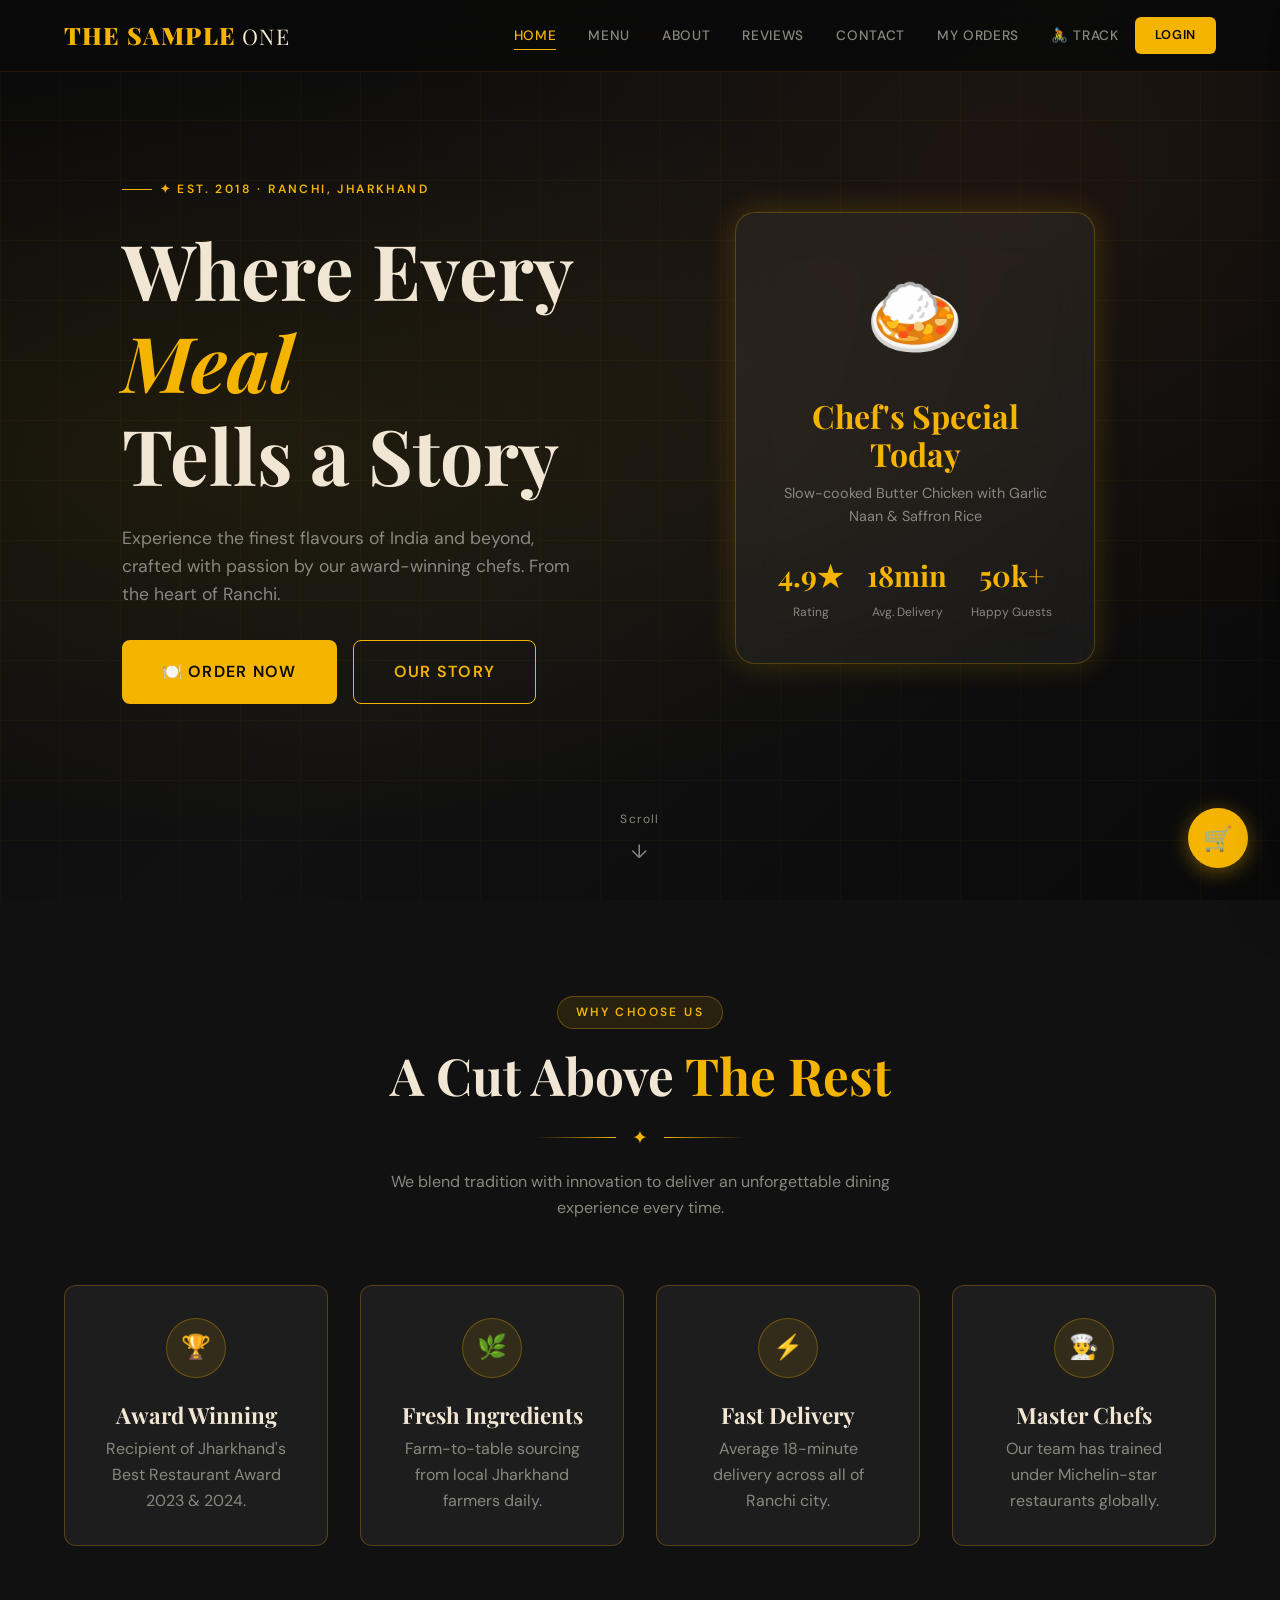
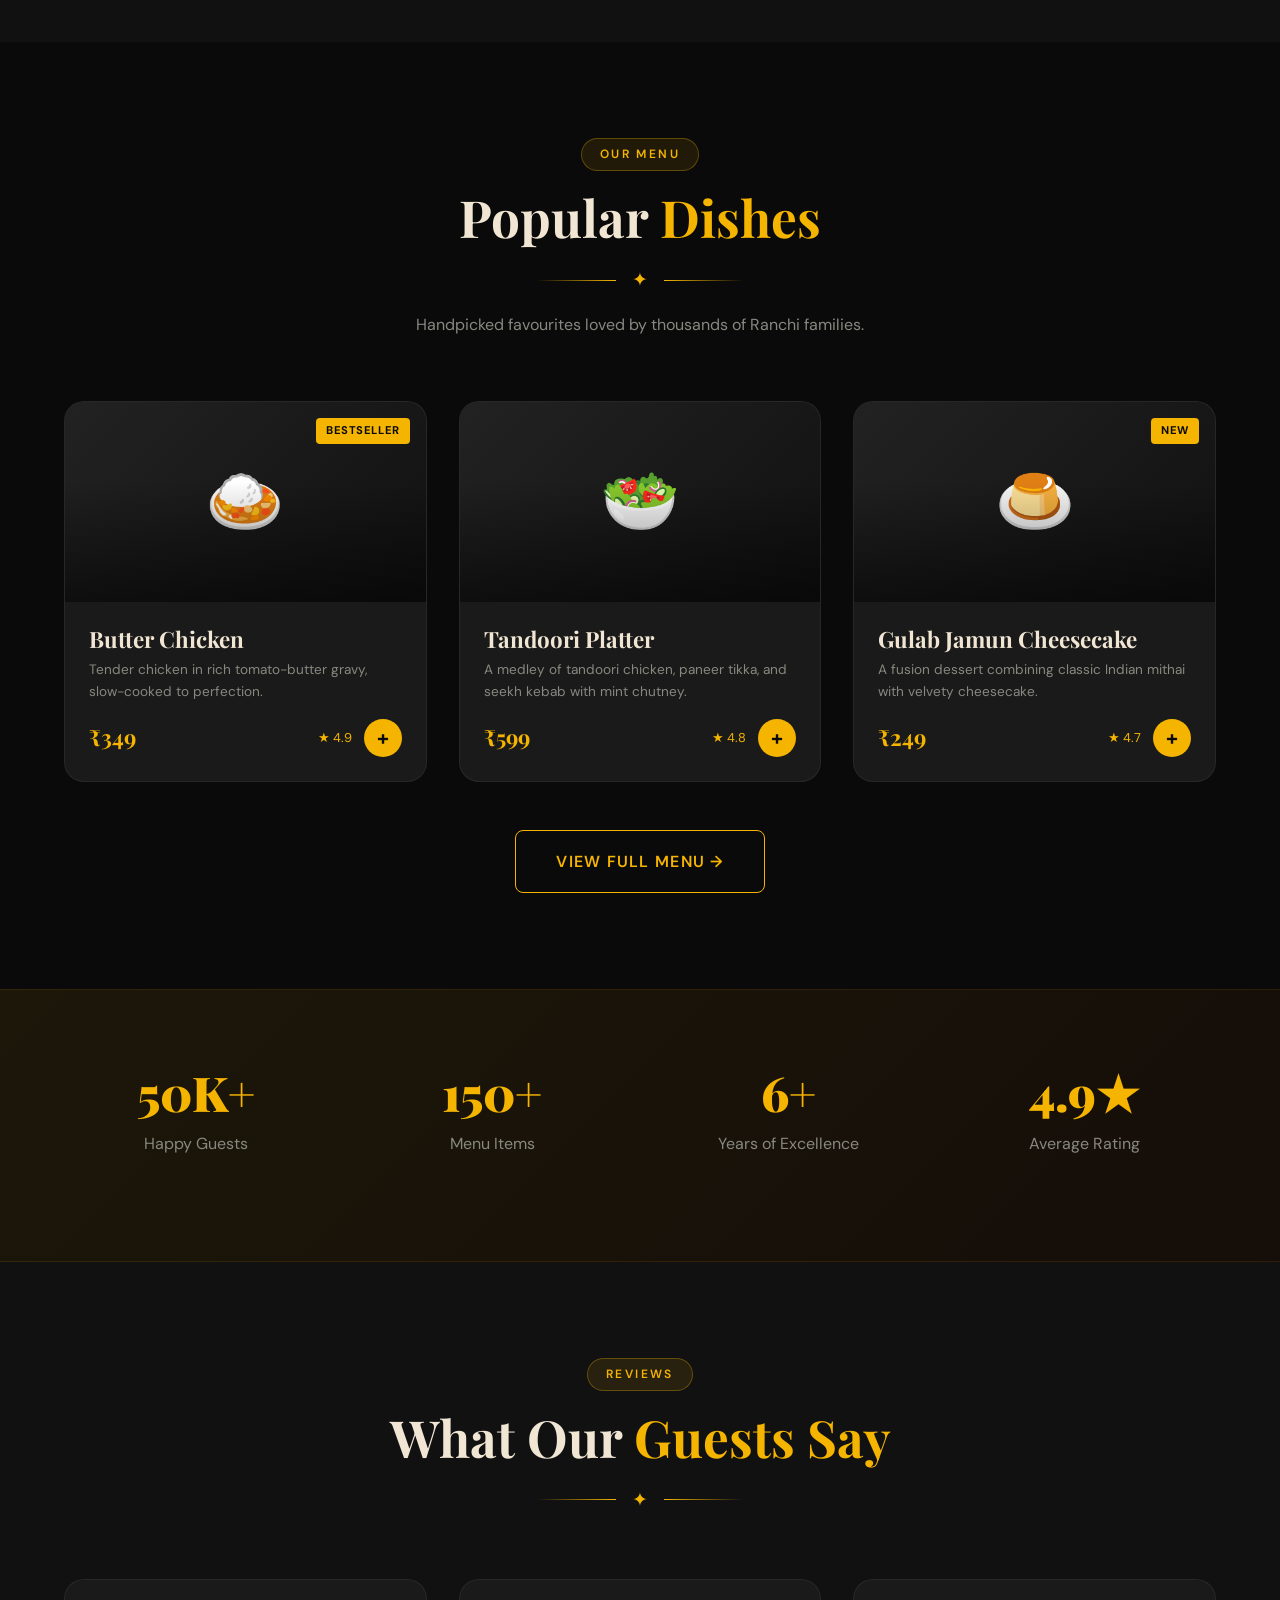
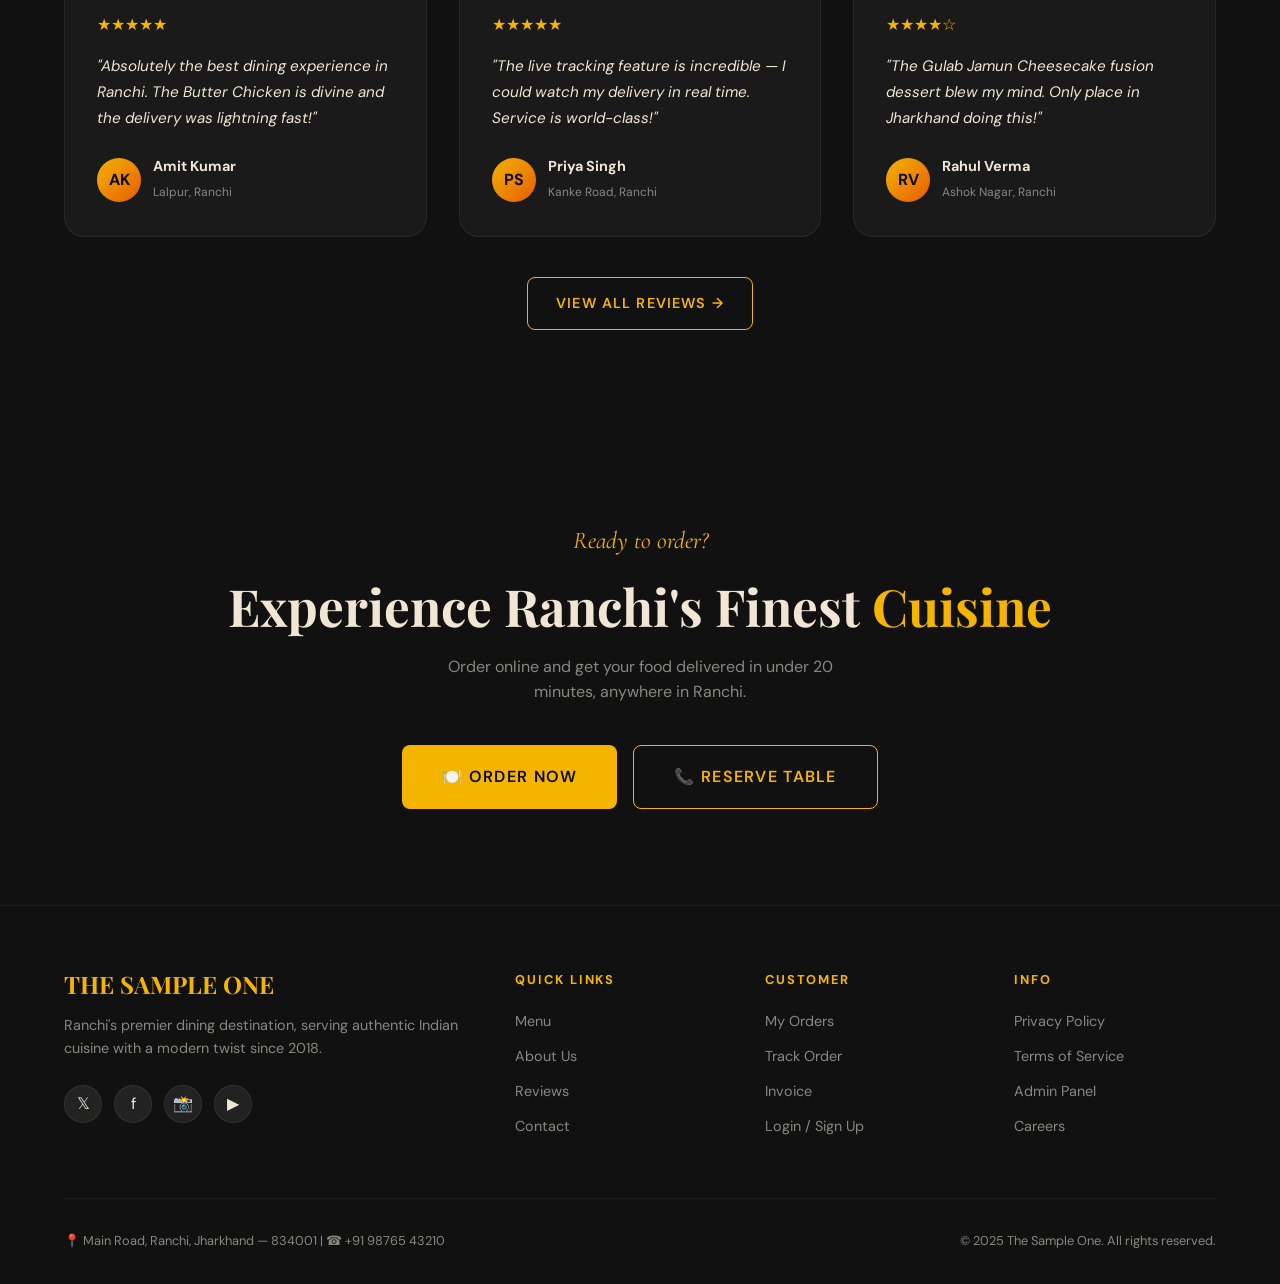
<file: index.html>
<!DOCTYPE html>
<html lang="en">
<head>
  <meta charset="UTF-8" />
  <meta name="viewport" content="width=device-width, initial-scale=1.0" />
  <title>THE SAMPLE ONE — Premium Dining | Ranchi</title>
  <link rel="stylesheet" href="style.css" />
  <link rel="icon" href="data:image/svg+xml,<svg xmlns='http://www.w3.org/2000/svg' viewBox='0 0 100 100'><text y='.9em' font-size='90'>🍽️</text></svg>"/>
</head>
<body>

<!-- NAVBAR -->
<nav class="navbar" id="navbar">
  <a href="index.html" class="nav-logo">THE SAMPLE <span>ONE</span></a>
  <div class="nav-links">
    <a href="index.html" class="active">Home</a>
    <a href="menu.html">Menu</a>
    <a href="about.html">About</a>
    <a href="reviews.html">Reviews</a>
    <a href="contact.html">Contact</a>
    <a href="orders.html">My Orders</a>
    <a href="tracking.html">🚴 Track</a>
  </div>
  <div class="nav-user" id="nav-user-display" style="display:none">
    <span class="user-dot"></span>
    <span class="nav-user-name"></span>
    <button onclick="logout()" style="background:none;border:none;color:var(--muted);cursor:pointer;font-size:.8rem;margin-left:.5rem">Logout</button>
  </div>
  <a href="login.html" class="nav-cta" id="nav-login-btn">Login</a>
  <button class="hamburger" id="hamburger" aria-label="Menu">
    <span></span><span></span><span></span>
  </button>
</nav>

<div class="mobile-menu" id="mobile-menu">
  <a href="index.html">Home</a>
  <a href="menu.html">Menu</a>
  <a href="about.html">About</a>
  <a href="reviews.html">Reviews</a>
  <a href="contact.html">Contact</a>
  <a href="orders.html">My Orders</a>
  <a href="tracking.html">🚴 Live Tracking</a>
  <a href="admin.html">Admin Panel</a>
  <a href="login.html" class="btn btn-primary btn-sm" style="width:fit-content">Login / Sign Up</a>
</div>

<!-- HERO -->
<section class="hero" id="home">
  <div class="hero-bg"></div>
  <div class="hero-grid"></div>
  <div class="hero-content" style="max-width:1200px;margin:0 auto;padding:0 5%;width:100%">
    <div class="hero-text">
      <div class="tag">✦ Est. 2018 · Ranchi, Jharkhand</div>
      <h1>Where Every <em>Meal</em><br>Tells a Story</h1>
      <p>Experience the finest flavours of India and beyond, crafted with passion by our award-winning chefs. From the heart of Ranchi.</p>
      <div class="hero-btns">
        <a href="menu.html" class="btn btn-primary btn-lg">🍽️ Order Now</a>
        <a href="about.html" class="btn btn-outline btn-lg">Our Story</a>
      </div>
    </div>
    <div class="hero-visual">
      <div class="hero-card">
        <div class="dish-icon">🍛</div>
        <h3>Chef's Special Today</h3>
        <p>Slow-cooked Butter Chicken with Garlic Naan & Saffron Rice</p>
        <div class="hero-stats">
          <div class="hero-stat"><strong>4.9★</strong><span>Rating</span></div>
          <div class="hero-stat"><strong>18min</strong><span>Avg. Delivery</span></div>
          <div class="hero-stat"><strong>50k+</strong><span>Happy Guests</span></div>
        </div>
      </div>
    </div>
  </div>
  <div class="scroll-indicator">
    <span>Scroll</span><span class="arrow">↓</span>
  </div>
</section>

<!-- FEATURES -->
<section class="features">
  <div class="container">
    <div class="section-header">
      <span class="tag">Why Choose Us</span>
      <h2>A Cut Above <span class="gold">The Rest</span></h2>
      <div class="divider"><span class="divider-icon">✦</span></div>
      <p>We blend tradition with innovation to deliver an unforgettable dining experience every time.</p>
    </div>
    <div class="features-grid">
      <div class="feature-card" data-lazy>
        <div class="icon">🏆</div>
        <h4>Award Winning</h4>
        <p>Recipient of Jharkhand's Best Restaurant Award 2023 & 2024.</p>
      </div>
      <div class="feature-card" data-lazy>
        <div class="icon">🌿</div>
        <h4>Fresh Ingredients</h4>
        <p>Farm-to-table sourcing from local Jharkhand farmers daily.</p>
      </div>
      <div class="feature-card" data-lazy>
        <div class="icon">⚡</div>
        <h4>Fast Delivery</h4>
        <p>Average 18-minute delivery across all of Ranchi city.</p>
      </div>
      <div class="feature-card" data-lazy>
        <div class="icon">👨‍🍳</div>
        <h4>Master Chefs</h4>
        <p>Our team has trained under Michelin-star restaurants globally.</p>
      </div>
    </div>
  </div>
</section>

<!-- POPULAR MENU -->
<section style="padding:6rem 5%">
  <div class="container">
    <div class="section-header">
      <span class="tag">Our Menu</span>
      <h2>Popular <span class="gold">Dishes</span></h2>
      <div class="divider"><span class="divider-icon">✦</span></div>
      <p>Handpicked favourites loved by thousands of Ranchi families.</p>
    </div>
    <div class="menu-grid">
      <!-- Cards -->
      <div class="menu-card" data-cat="main">
        <div class="menu-img">🍛<span class="menu-badge">Bestseller</span></div>
        <div class="menu-body">
          <h4>Butter Chicken</h4>
          <p>Tender chicken in rich tomato-butter gravy, slow-cooked to perfection.</p>
          <div class="menu-footer">
            <span class="price">₹349</span>
            <div style="display:flex;align-items:center;gap:.75rem">
              <span class="rating">★ 4.9</span>
              <button class="add-btn" onclick="addToCart({id:'mc1',name:'Butter Chicken',price:349,icon:'🍛'})">+</button>
            </div>
          </div>
        </div>
      </div>
      <div class="menu-card" data-cat="starter">
        <div class="menu-img">🥗</div>
        <div class="menu-body">
          <h4>Tandoori Platter</h4>
          <p>A medley of tandoori chicken, paneer tikka, and seekh kebab with mint chutney.</p>
          <div class="menu-footer">
            <span class="price">₹599</span>
            <div style="display:flex;align-items:center;gap:.75rem">
              <span class="rating">★ 4.8</span>
              <button class="add-btn" onclick="addToCart({id:'mc2',name:'Tandoori Platter',price:599,icon:'🥗'})">+</button>
            </div>
          </div>
        </div>
      </div>
      <div class="menu-card" data-cat="dessert">
        <div class="menu-img">🍮<span class="menu-badge">New</span></div>
        <div class="menu-body">
          <h4>Gulab Jamun Cheesecake</h4>
          <p>A fusion dessert combining classic Indian mithai with velvety cheesecake.</p>
          <div class="menu-footer">
            <span class="price">₹249</span>
            <div style="display:flex;align-items:center;gap:.75rem">
              <span class="rating">★ 4.7</span>
              <button class="add-btn" onclick="addToCart({id:'mc3',name:'Gulab Jamun Cheesecake',price:249,icon:'🍮'})">+</button>
            </div>
          </div>
        </div>
      </div>
    </div>
    <div style="text-align:center;margin-top:3rem">
      <a href="menu.html" class="btn btn-outline btn-lg">View Full Menu →</a>
    </div>
  </div>
</section>

<!-- STATS BANNER -->
<section style="padding:4rem 5%;background:linear-gradient(135deg,rgba(244,180,0,.08),rgba(230,92,0,.05));border-top:1px solid rgba(244,180,0,.1);border-bottom:1px solid rgba(244,180,0,.1)">
  <div class="container">
    <div class="stats-grid" style="grid-template-columns:repeat(4,1fr);gap:2rem;text-align:center">
      <div>
        <div style="font-family:var(--font-display);font-size:3rem;font-weight:900;color:var(--gold)">50K+</div>
        <p>Happy Guests</p>
      </div>
      <div>
        <div style="font-family:var(--font-display);font-size:3rem;font-weight:900;color:var(--gold)">150+</div>
        <p>Menu Items</p>
      </div>
      <div>
        <div style="font-family:var(--font-display);font-size:3rem;font-weight:900;color:var(--gold)">6+</div>
        <p>Years of Excellence</p>
      </div>
      <div>
        <div style="font-family:var(--font-display);font-size:3rem;font-weight:900;color:var(--gold)">4.9★</div>
        <p>Average Rating</p>
      </div>
    </div>
  </div>
</section>

<!-- TESTIMONIALS -->
<section class="testimonials">
  <div class="container">
    <div class="section-header">
      <span class="tag">Reviews</span>
      <h2>What Our <span class="gold">Guests Say</span></h2>
      <div class="divider"><span class="divider-icon">✦</span></div>
    </div>
    <div class="reviews-grid">
      <div class="review-card">
        <div class="review-stars">★★★★★</div>
        <p class="review-text">"Absolutely the best dining experience in Ranchi. The Butter Chicken is divine and the delivery was lightning fast!"</p>
        <div class="reviewer">
          <div class="reviewer-avatar">AK</div>
          <div class="reviewer-info"><h5>Amit Kumar</h5><span>Lalpur, Ranchi</span></div>
        </div>
      </div>
      <div class="review-card">
        <div class="review-stars">★★★★★</div>
        <p class="review-text">"The live tracking feature is incredible — I could watch my delivery in real time. Service is world-class!"</p>
        <div class="reviewer">
          <div class="reviewer-avatar">PS</div>
          <div class="reviewer-info"><h5>Priya Singh</h5><span>Kanke Road, Ranchi</span></div>
        </div>
      </div>
      <div class="review-card">
        <div class="review-stars">★★★★☆</div>
        <p class="review-text">"The Gulab Jamun Cheesecake fusion dessert blew my mind. Only place in Jharkhand doing this!"</p>
        <div class="reviewer">
          <div class="reviewer-avatar">RV</div>
          <div class="reviewer-info"><h5>Rahul Verma</h5><span>Ashok Nagar, Ranchi</span></div>
        </div>
      </div>
    </div>
    <div style="text-align:center;margin-top:2.5rem">
      <a href="reviews.html" class="btn btn-outline">View All Reviews →</a>
    </div>
  </div>
</section>

<!-- CTA -->
<section style="padding:6rem 5%;text-align:center;background:var(--dark)">
  <div class="container">
    <span class="accent-text" style="font-size:1.5rem">Ready to order?</span>
    <h2 style="margin:1rem 0">Experience Ranchi's Finest <span class="gold">Cuisine</span></h2>
    <p style="margin-bottom:2.5rem;max-width:400px;margin-left:auto;margin-right:auto">Order online and get your food delivered in under 20 minutes, anywhere in Ranchi.</p>
    <div style="display:flex;gap:1rem;justify-content:center;flex-wrap:wrap">
      <a href="menu.html" class="btn btn-primary btn-lg">🍽️ Order Now</a>
      <a href="contact.html" class="btn btn-outline btn-lg">📞 Reserve Table</a>
    </div>
  </div>
</section>

<!-- FOOTER -->
<footer>
  <div class="footer-grid">
    <div class="footer-brand">
      <h3>THE SAMPLE ONE</h3>
      <p>Ranchi's premier dining destination, serving authentic Indian cuisine with a modern twist since 2018.</p>
      <div class="social-links">
        <div class="social-link">𝕏</div>
        <div class="social-link">f</div>
        <div class="social-link">📸</div>
        <div class="social-link">▶</div>
      </div>
    </div>
    <div class="footer-col">
      <h5>Quick Links</h5>
      <a href="menu.html">Menu</a>
      <a href="about.html">About Us</a>
      <a href="reviews.html">Reviews</a>
      <a href="contact.html">Contact</a>
    </div>
    <div class="footer-col">
      <h5>Customer</h5>
      <a href="orders.html">My Orders</a>
      <a href="tracking.html">Track Order</a>
      <a href="invoice.html">Invoice</a>
      <a href="login.html">Login / Sign Up</a>
    </div>
    <div class="footer-col">
      <h5>Info</h5>
      <a href="#">Privacy Policy</a>
      <a href="#">Terms of Service</a>
      <a href="admin.html">Admin Panel</a>
      <a href="#">Careers</a>
    </div>
  </div>
  <div class="footer-bottom">
    <p>📍 Main Road, Ranchi, Jharkhand — 834001 | ☎ +91 98765 43210</p>
    <p>© 2025 The Sample One. All rights reserved.</p>
  </div>
</footer>

<!-- CART -->
<button class="cart-icon" id="cart-btn" aria-label="Cart">
  🛒<span class="cart-count" style="display:none">0</span>
</button>
<div class="cart-overlay" id="cart-overlay"></div>
<div class="cart-sidebar" id="cart-sidebar">
  <div class="cart-header">
    <h3>Your Cart 🛒</h3>
    <button class="cart-close" id="cart-close-btn">✕</button>
  </div>
  <div class="cart-items" id="cart-list"></div>
  <div class="cart-footer">
    <div class="cart-total">
      <span>Total</span>
      <strong id="cart-total">₹0</strong>
    </div>
    <button class="btn btn-primary btn-full" onclick="checkout()">Checkout & Track 🚀</button>
  </div>
</div>

<button class="back-to-top" aria-label="Back to top">↑</button>

<script src="script.js"></script>
<script>
  // Show nav user if logged in
  document.addEventListener('DOMContentLoaded', () => {
    const user = JSON.parse(localStorage.getItem('tso_user') || 'null');
    if (user) {
      document.getElementById('nav-user-display').style.display = 'flex';
      document.querySelector('.nav-user-name').textContent = user.name;
      document.getElementById('nav-login-btn').style.display = 'none';
    }
  });
</script>
</body>
</html>
</file>
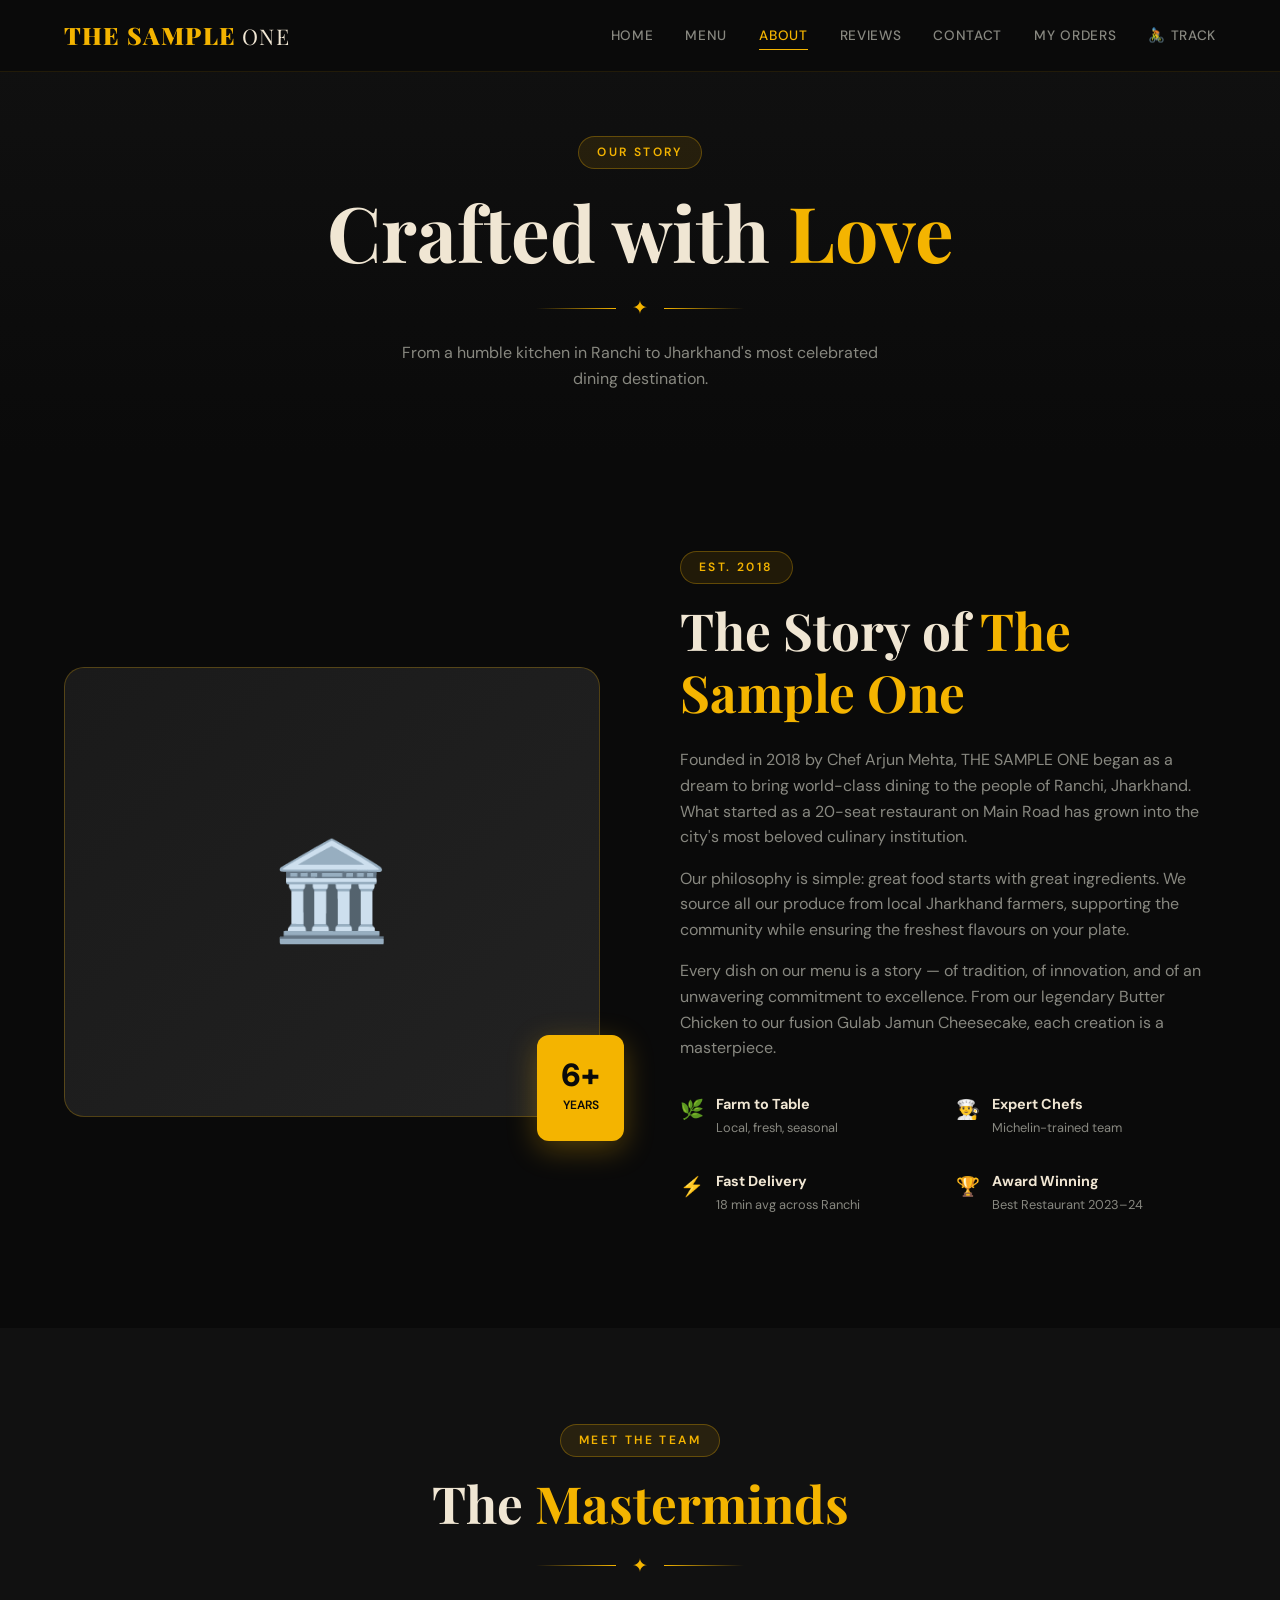
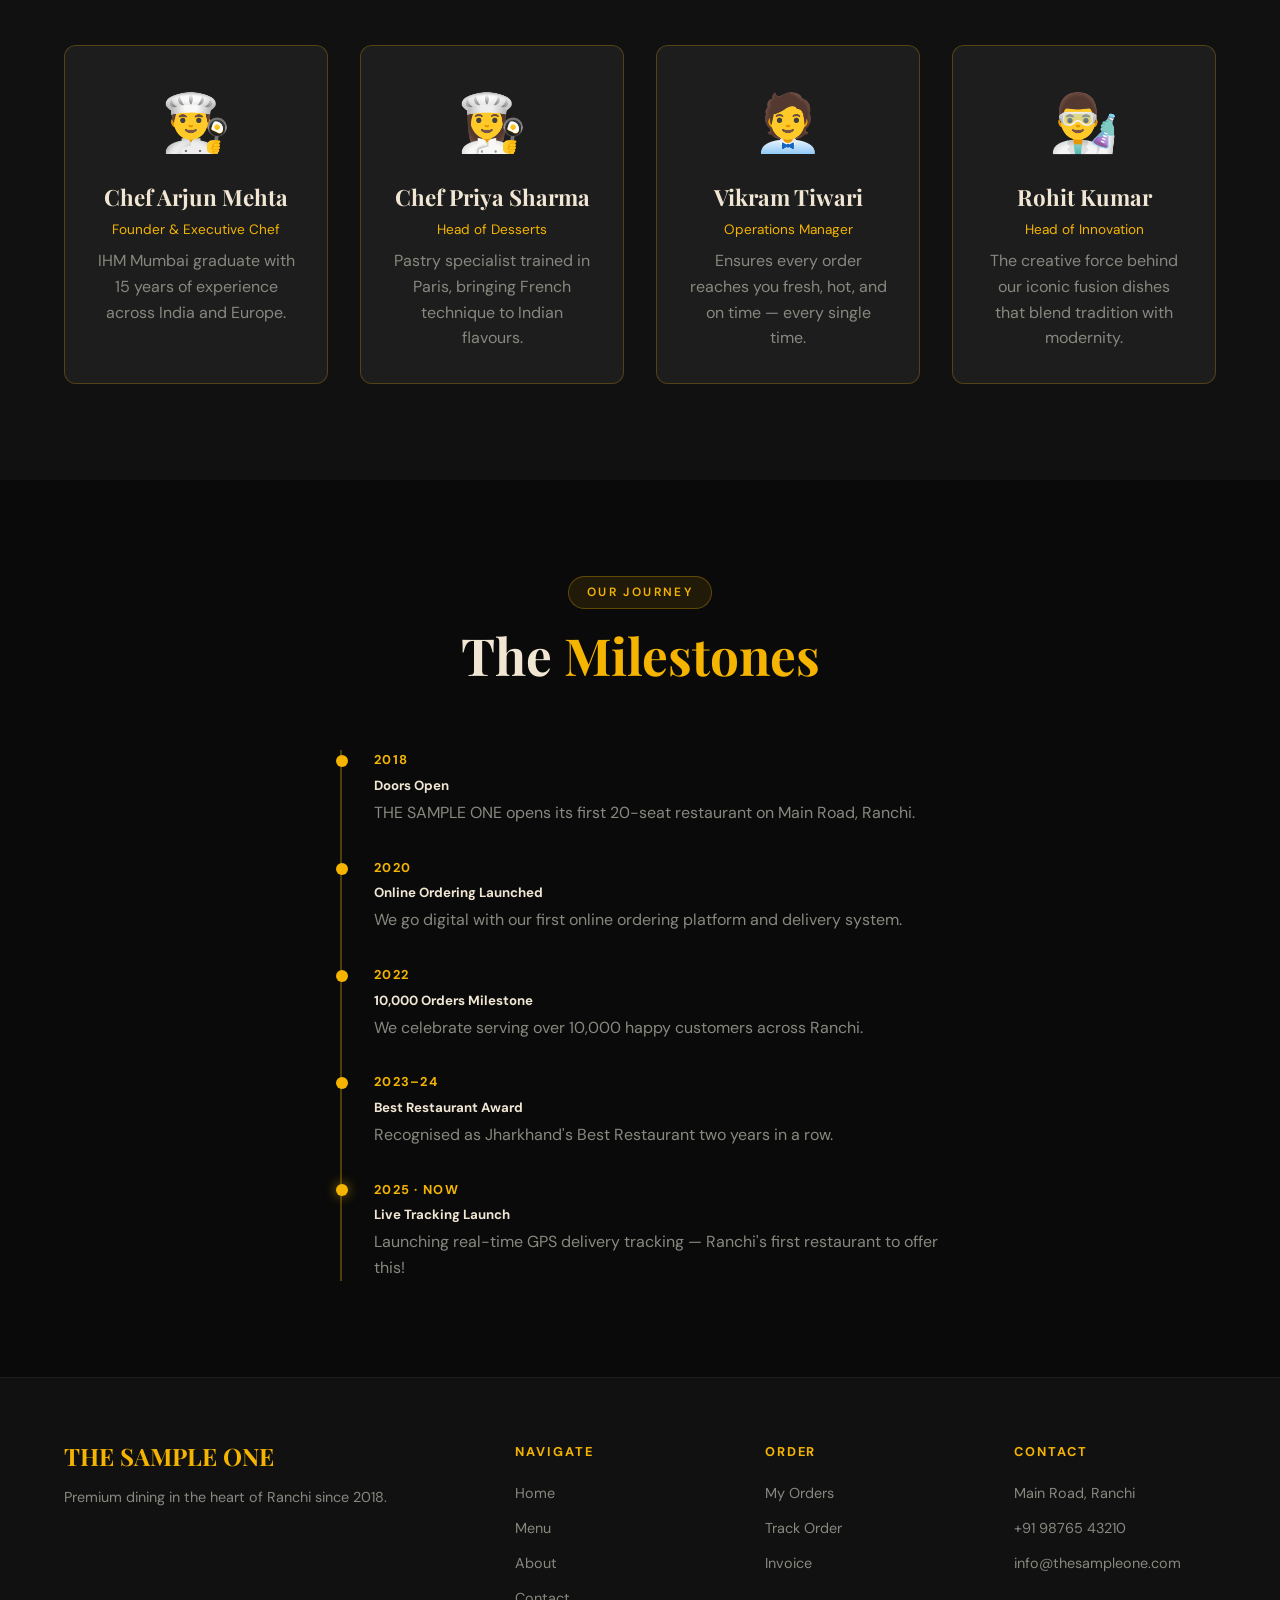
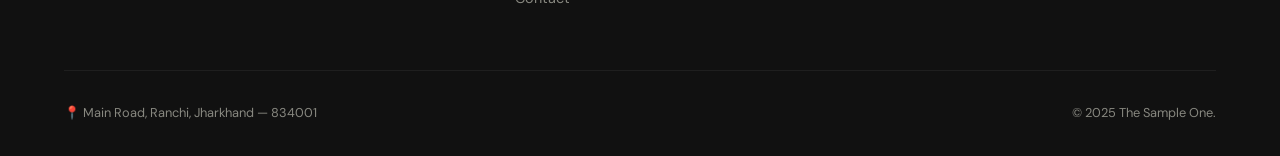
<file: about.html>
<!DOCTYPE html>
<html lang="en">
<head>
  <meta charset="UTF-8" /><meta name="viewport" content="width=device-width, initial-scale=1.0" />
  <title>About Us — THE SAMPLE ONE</title>
  <link rel="stylesheet" href="style.css" />
</head>
<body>
<nav class="navbar">
  <a href="index.html" class="nav-logo">THE SAMPLE <span>ONE</span></a>
  <div class="nav-links">
    <a href="index.html">Home</a><a href="menu.html">Menu</a>
    <a href="about.html" class="active">About</a><a href="reviews.html">Reviews</a>
    <a href="contact.html">Contact</a><a href="orders.html">My Orders</a>
    <a href="tracking.html">🚴 Track</a>
  </div>
  <button class="hamburger" id="hamburger"><span></span><span></span><span></span></button>
</nav>
<div class="mobile-menu" id="mobile-menu">
  <a href="index.html">Home</a><a href="menu.html">Menu</a><a href="about.html">About</a>
  <a href="contact.html">Contact</a><a href="orders.html">Orders</a>
</div>

<div class="page-hero">
  <span class="tag">Our Story</span>
  <h1>Crafted with <span class="gold">Love</span></h1>
  <div class="divider"><span class="divider-icon">✦</span></div>
  <p>From a humble kitchen in Ranchi to Jharkhand's most celebrated dining destination.</p>
</div>

<section>
  <div class="container">
    <div class="about-grid">
      <div class="about-visual">
        <div class="main-img">🏛️</div>
        <div class="about-badge"><strong>6+</strong><span>Years</span></div>
      </div>
      <div class="about-text">
        <span class="tag">Est. 2018</span>
        <h2>The Story of <span class="gold">The Sample One</span></h2>
        <p>Founded in 2018 by Chef Arjun Mehta, THE SAMPLE ONE began as a dream to bring world-class dining to the people of Ranchi, Jharkhand. What started as a 20-seat restaurant on Main Road has grown into the city's most beloved culinary institution.</p>
        <p>Our philosophy is simple: great food starts with great ingredients. We source all our produce from local Jharkhand farmers, supporting the community while ensuring the freshest flavours on your plate.</p>
        <p>Every dish on our menu is a story — of tradition, of innovation, and of an unwavering commitment to excellence. From our legendary Butter Chicken to our fusion Gulab Jamun Cheesecake, each creation is a masterpiece.</p>
        <div class="about-values">
          <div class="value-item"><span class="value-icon">🌿</span><div><h5>Farm to Table</h5><p>Local, fresh, seasonal</p></div></div>
          <div class="value-item"><span class="value-icon">👨‍🍳</span><div><h5>Expert Chefs</h5><p>Michelin-trained team</p></div></div>
          <div class="value-item"><span class="value-icon">⚡</span><div><h5>Fast Delivery</h5><p>18 min avg across Ranchi</p></div></div>
          <div class="value-item"><span class="value-icon">🏆</span><div><h5>Award Winning</h5><p>Best Restaurant 2023–24</p></div></div>
        </div>
      </div>
    </div>
  </div>
</section>

<!-- TEAM -->
<section style="background:var(--dark)">
  <div class="container">
    <div class="section-header">
      <span class="tag">Meet the Team</span>
      <h2>The <span class="gold">Masterminds</span></h2>
      <div class="divider"><span class="divider-icon">✦</span></div>
    </div>
    <div class="features-grid">
      <div class="feature-card" style="text-align:center">
        <div style="font-size:3.5rem;margin-bottom:1rem">👨‍🍳</div>
        <h4>Chef Arjun Mehta</h4>
        <p style="color:var(--gold);font-size:.85rem;margin-bottom:.5rem">Founder & Executive Chef</p>
        <p>IHM Mumbai graduate with 15 years of experience across India and Europe.</p>
      </div>
      <div class="feature-card" style="text-align:center">
        <div style="font-size:3.5rem;margin-bottom:1rem">👩‍🍳</div>
        <h4>Chef Priya Sharma</h4>
        <p style="color:var(--gold);font-size:.85rem;margin-bottom:.5rem">Head of Desserts</p>
        <p>Pastry specialist trained in Paris, bringing French technique to Indian flavours.</p>
      </div>
      <div class="feature-card" style="text-align:center">
        <div style="font-size:3.5rem;margin-bottom:1rem">🧑‍💼</div>
        <h4>Vikram Tiwari</h4>
        <p style="color:var(--gold);font-size:.85rem;margin-bottom:.5rem">Operations Manager</p>
        <p>Ensures every order reaches you fresh, hot, and on time — every single time.</p>
      </div>
      <div class="feature-card" style="text-align:center">
        <div style="font-size:3.5rem;margin-bottom:1rem">👨‍🔬</div>
        <h4>Rohit Kumar</h4>
        <p style="color:var(--gold);font-size:.85rem;margin-bottom:.5rem">Head of Innovation</p>
        <p>The creative force behind our iconic fusion dishes that blend tradition with modernity.</p>
      </div>
    </div>
  </div>
</section>

<!-- TIMELINE -->
<section>
  <div class="container">
    <div class="section-header">
      <span class="tag">Our Journey</span>
      <h2>The <span class="gold">Milestones</span></h2>
    </div>
    <div style="max-width:600px;margin:0 auto">
      <div style="position:relative;padding-left:2rem;border-left:2px solid rgba(244,180,0,.3)">
        <div style="margin-bottom:2rem;position:relative">
          <div style="width:12px;height:12px;border-radius:50%;background:var(--gold);position:absolute;left:-2.4rem;top:.3rem"></div>
          <p style="color:var(--gold);font-size:.8rem;font-weight:700;text-transform:uppercase;letter-spacing:.1em">2018</p>
          <h5 style="color:var(--text);margin:.25rem 0">Doors Open</h5>
          <p>THE SAMPLE ONE opens its first 20-seat restaurant on Main Road, Ranchi.</p>
        </div>
        <div style="margin-bottom:2rem;position:relative">
          <div style="width:12px;height:12px;border-radius:50%;background:var(--gold);position:absolute;left:-2.4rem;top:.3rem"></div>
          <p style="color:var(--gold);font-size:.8rem;font-weight:700;text-transform:uppercase;letter-spacing:.1em">2020</p>
          <h5 style="color:var(--text);margin:.25rem 0">Online Ordering Launched</h5>
          <p>We go digital with our first online ordering platform and delivery system.</p>
        </div>
        <div style="margin-bottom:2rem;position:relative">
          <div style="width:12px;height:12px;border-radius:50%;background:var(--gold);position:absolute;left:-2.4rem;top:.3rem"></div>
          <p style="color:var(--gold);font-size:.8rem;font-weight:700;text-transform:uppercase;letter-spacing:.1em">2022</p>
          <h5 style="color:var(--text);margin:.25rem 0">10,000 Orders Milestone</h5>
          <p>We celebrate serving over 10,000 happy customers across Ranchi.</p>
        </div>
        <div style="margin-bottom:2rem;position:relative">
          <div style="width:12px;height:12px;border-radius:50%;background:var(--gold);position:absolute;left:-2.4rem;top:.3rem"></div>
          <p style="color:var(--gold);font-size:.8rem;font-weight:700;text-transform:uppercase;letter-spacing:.1em">2023–24</p>
          <h5 style="color:var(--text);margin:.25rem 0">Best Restaurant Award</h5>
          <p>Recognised as Jharkhand's Best Restaurant two years in a row.</p>
        </div>
        <div style="position:relative">
          <div style="width:12px;height:12px;border-radius:50%;background:var(--gold);position:absolute;left:-2.4rem;top:.3rem;box-shadow:0 0 12px rgba(244,180,0,.6)"></div>
          <p style="color:var(--gold);font-size:.8rem;font-weight:700;text-transform:uppercase;letter-spacing:.1em">2025 · Now</p>
          <h5 style="color:var(--text);margin:.25rem 0">Live Tracking Launch</h5>
          <p>Launching real-time GPS delivery tracking — Ranchi's first restaurant to offer this!</p>
        </div>
      </div>
    </div>
  </div>
</section>

<footer>
  <div class="footer-grid">
    <div class="footer-brand"><h3>THE SAMPLE ONE</h3><p>Premium dining in the heart of Ranchi since 2018.</p></div>
    <div class="footer-col"><h5>Navigate</h5><a href="index.html">Home</a><a href="menu.html">Menu</a><a href="about.html">About</a><a href="contact.html">Contact</a></div>
    <div class="footer-col"><h5>Order</h5><a href="orders.html">My Orders</a><a href="tracking.html">Track Order</a><a href="invoice.html">Invoice</a></div>
    <div class="footer-col"><h5>Contact</h5><a href="#">Main Road, Ranchi</a><a href="#">+91 98765 43210</a><a href="#">info@thesampleone.com</a></div>
  </div>
  <div class="footer-bottom"><p>📍 Main Road, Ranchi, Jharkhand — 834001</p><p>© 2025 The Sample One.</p></div>
</footer>
<button class="back-to-top">↑</button>
<script src="script.js"></script>
</body>
</html>
</file>
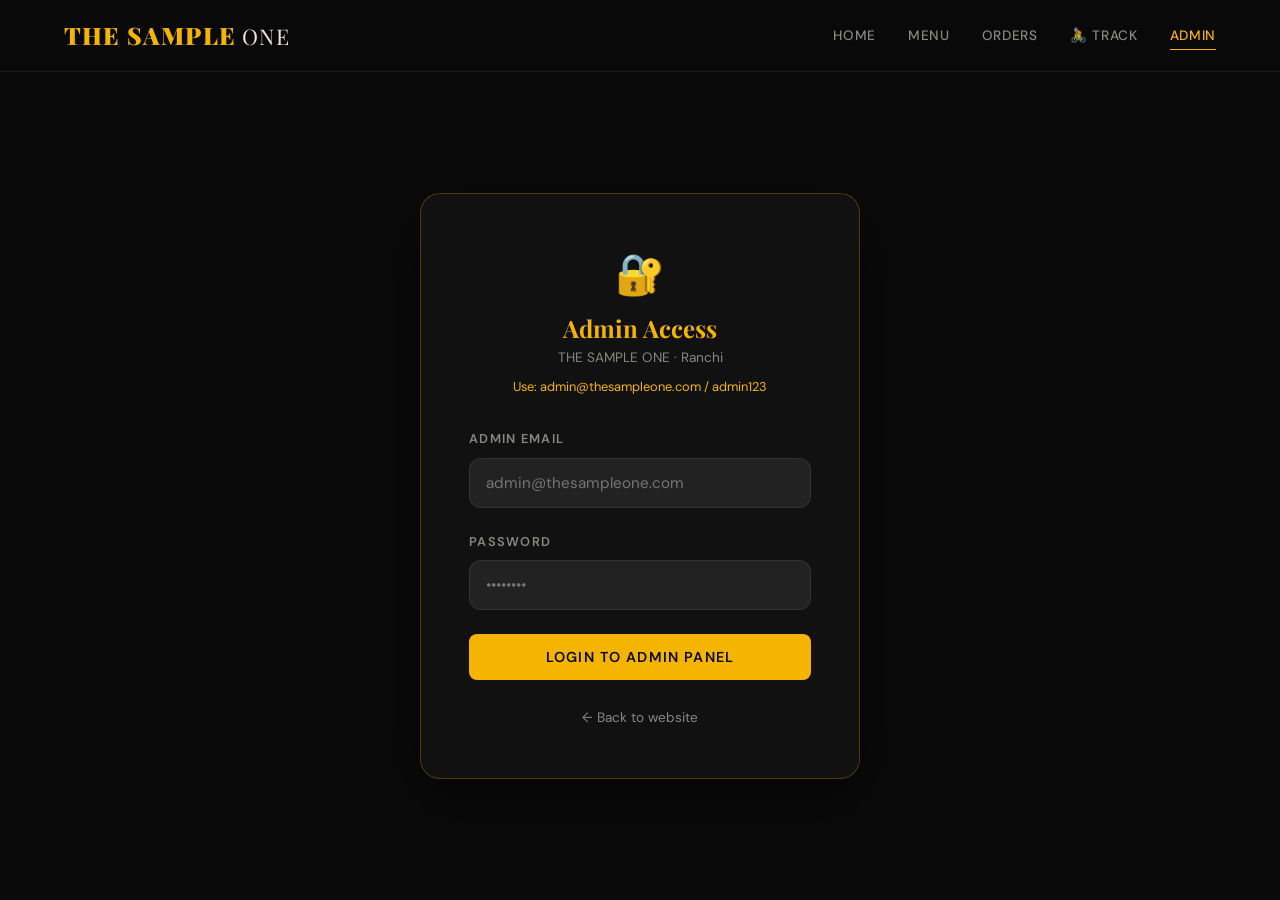
<file: admin.html>
<!DOCTYPE html>
<html lang="en">
<head>
  <meta charset="UTF-8" /><meta name="viewport" content="width=device-width, initial-scale=1.0" />
  <title>Admin Panel — THE SAMPLE ONE</title>
  <link rel="stylesheet" href="style.css" />
  <style>
    body { background: var(--black); }
    .admin-wrap { padding-top: var(--nav-h); min-height: 100vh; }
    .admin-login-page {
      min-height: calc(100vh - var(--nav-h));
      display: flex; align-items: center; justify-content: center; padding: 2rem;
    }
    .admin-section { display: none; }
    .admin-section.show { display: block; }
    #admin-dashboard { display: none; }
    .recent-section { margin-top: 2rem; }
    .revenue-bar { height: 6px; background: var(--dark3); border-radius: 3px; margin-top: .5rem; }
    .revenue-fill { height: 100%; background: var(--gold); border-radius: 3px; transition: width 1s ease; }
  </style>
</head>
<body>
<nav class="navbar">
  <a href="index.html" class="nav-logo">THE SAMPLE <span>ONE</span></a>
  <div class="nav-links">
    <a href="index.html">Home</a><a href="menu.html">Menu</a>
    <a href="orders.html">Orders</a><a href="tracking.html">🚴 Track</a>
    <a href="admin.html" class="active">Admin</a>
  </div>
  <button class="hamburger" id="hamburger"><span></span><span></span><span></span></button>
</nav>
<div class="mobile-menu" id="mobile-menu">
  <a href="index.html">Home</a><a href="menu.html">Menu</a>
  <a href="orders.html">Orders</a><a href="admin.html">Admin</a>
</div>

<div class="admin-wrap">

  <!-- ADMIN LOGIN -->
  <div id="admin-login-section" style="display:none">
    <div class="admin-login-page">
      <div class="login-card" style="max-width:440px">
        <div class="login-logo">
          <div style="font-size:2.5rem;margin-bottom:.5rem">🔐</div>
          <h2>Admin Access</h2>
          <p>THE SAMPLE ONE · Ranchi</p>
          <p style="margin-top:.5rem;font-size:.8rem;color:var(--gold)">Use: admin@thesampleone.com / admin123</p>
        </div>
        <form id="admin-login-form">
          <div class="form-group">
            <label>Admin Email</label>
            <input type="email" id="admin-email" placeholder="admin@thesampleone.com" required />
          </div>
          <div class="form-group">
            <label>Password</label>
            <input type="password" id="admin-pass" placeholder="••••••••" required />
          </div>
          <button type="submit" class="btn btn-primary btn-full">Login to Admin Panel</button>
        </form>
        <div style="text-align:center;margin-top:1.5rem">
          <a href="index.html" style="font-size:.85rem;color:var(--muted)">← Back to website</a>
        </div>
      </div>
    </div>
  </div>

  <!-- ADMIN DASHBOARD -->
  <div id="admin-dashboard" style="display:none">
    <div class="admin-layout">

      <!-- SIDEBAR -->
      <div class="admin-sidebar">
        <div class="admin-logo">
          <h3>⚙️ Admin Panel</h3>
          <p>THE SAMPLE ONE · Ranchi</p>
        </div>
        <nav class="admin-nav">
          <button class="admin-nav-item active" data-section="section-dashboard">
            <span class="nav-icon">📊</span> Dashboard
          </button>
          <button class="admin-nav-item" data-section="section-orders">
            <span class="nav-icon">🛍️</span> Orders
          </button>
          <button class="admin-nav-item" data-section="section-menu">
            <span class="nav-icon">🍽️</span> Menu Items
          </button>
          <button class="admin-nav-item" data-section="section-delivery">
            <span class="nav-icon">🚴</span> Delivery
          </button>
          <button class="admin-nav-item" data-section="section-reports">
            <span class="nav-icon">📈</span> Reports
          </button>
          <div style="border-top:1px solid rgba(255,255,255,.06);margin:1rem 0;padding-top:1rem">
            <button class="admin-nav-item" onclick="logout()">
              <span class="nav-icon">🚪</span> Logout
            </button>
            <a href="index.html" class="admin-nav-item" style="display:flex;align-items:center;gap:.75rem">
              <span class="nav-icon">🏠</span> View Site
            </a>
          </div>
        </nav>
      </div>

      <!-- MAIN -->
      <div class="admin-main">

        <!-- DASHBOARD SECTION -->
        <div class="admin-section show" id="section-dashboard">
          <div class="admin-main-header">
            <div>
              <h2>Dashboard Overview</h2>
              <p style="font-size:.85rem;margin-top:.25rem">Welcome back, Admin! Here's what's happening today.</p>
            </div>
            <div style="display:flex;gap:.75rem">
              <button class="btn btn-outline btn-sm" onclick="location.reload()">🔄 Refresh</button>
              <a href="tracking.html" class="btn btn-primary btn-sm">🚴 Live Map</a>
            </div>
          </div>

          <div class="stats-grid">
            <div class="stat-card">
              <div class="stat-icon">🛍️</div>
              <div class="val" id="stat-orders">0</div>
              <div class="lbl">Total Orders</div>
              <div class="trend">↑ 12% from yesterday</div>
            </div>
            <div class="stat-card">
              <div class="stat-icon">💰</div>
              <div class="val" id="stat-revenue">₹0</div>
              <div class="lbl">Total Revenue</div>
              <div class="trend">↑ 8% from last week</div>
            </div>
            <div class="stat-card">
              <div class="stat-icon">⏳</div>
              <div class="val" id="stat-pending">0</div>
              <div class="lbl">Pending Orders</div>
              <div class="trend" style="color:var(--gold)">Needs attention</div>
            </div>
            <div class="stat-card">
              <div class="stat-icon">⭐</div>
              <div class="val">4.9</div>
              <div class="lbl">Avg. Rating</div>
              <div class="trend">Based on 2,300+ reviews</div>
            </div>
          </div>

          <!-- Chart -->
          <div class="chart-card">
            <h4>Weekly Orders — Last 7 Days</h4>
            <div class="mini-chart" id="mini-chart" style="height:120px;gap:8px;align-items:flex-end;display:flex"></div>
            <div style="display:flex;justify-content:space-between;font-size:.75rem;color:var(--muted);margin-top:.5rem;padding:0 2px">
              <span>Mon</span><span>Tue</span><span>Wed</span><span>Thu</span><span>Fri</span><span>Sat</span><span>Sun</span>
            </div>
          </div>

          <!-- Revenue categories -->
          <div class="chart-card">
            <h4>Revenue by Category</h4>
            <div style="display:flex;flex-direction:column;gap:1rem;margin-top:1rem">
              <div>
                <div style="display:flex;justify-content:space-between;font-size:.85rem;margin-bottom:.35rem"><span style="color:var(--text)">Main Course</span><span style="color:var(--gold)">42%</span></div>
                <div class="revenue-bar"><div class="revenue-fill" style="width:42%"></div></div>
              </div>
              <div>
                <div style="display:flex;justify-content:space-between;font-size:.85rem;margin-bottom:.35rem"><span style="color:var(--text)">Starters</span><span style="color:var(--gold)">28%</span></div>
                <div class="revenue-bar"><div class="revenue-fill" style="width:28%"></div></div>
              </div>
              <div>
                <div style="display:flex;justify-content:space-between;font-size:.85rem;margin-bottom:.35rem"><span style="color:var(--text)">Biryani & Rice</span><span style="color:var(--gold)">18%</span></div>
                <div class="revenue-bar"><div class="revenue-fill" style="width:18%"></div></div>
              </div>
              <div>
                <div style="display:flex;justify-content:space-between;font-size:.85rem;margin-bottom:.35rem"><span style="color:var(--text)">Desserts & Drinks</span><span style="color:var(--gold)">12%</span></div>
                <div class="revenue-bar"><div class="revenue-fill" style="width:12%"></div></div>
              </div>
            </div>
          </div>
        </div>

        <!-- ORDERS SECTION -->
        <div class="admin-section" id="section-orders">
          <div class="admin-main-header">
            <h2>Manage Orders</h2>
            <a href="tracking.html" class="btn btn-primary btn-sm">🗺️ Live Map</a>
          </div>

          <div style="background:var(--dark2);border:1px solid rgba(255,255,255,.06);border-radius:var(--radius-lg);overflow:hidden">
            <div class="orders-table-wrap">
              <table class="orders-table">
                <thead>
                  <tr>
                    <th>Order ID</th><th>Customer</th><th>Items</th>
                    <th>Total</th><th>Status</th><th>Track</th><th>Invoice</th>
                  </tr>
                </thead>
                <tbody id="admin-orders-tbody">
                  <tr><td colspan="7" style="text-align:center;padding:2rem;color:var(--muted)">Loading orders…</td></tr>
                </tbody>
              </table>
            </div>
          </div>
        </div>

        <!-- MENU SECTION -->
        <div class="admin-section" id="section-menu">
          <div class="admin-main-header">
            <h2>Menu Management</h2>
            <button class="btn btn-primary btn-sm">+ Add Item</button>
          </div>
          <div class="glass-card" style="margin-bottom:1.5rem">
            <h4 style="margin-bottom:1.5rem;color:var(--text)">Add / Edit Menu Item</h4>
            <div style="display:grid;grid-template-columns:1fr 1fr;gap:1rem">
              <div class="form-group"><label>Item Name</label><input type="text" placeholder="e.g. Butter Chicken" /></div>
              <div class="form-group"><label>Price (₹)</label><input type="number" placeholder="349" /></div>
              <div class="form-group"><label>Category</label>
                <select><option>Starter</option><option>Main Course</option><option>Bread</option><option>Rice & Biryani</option><option>Dessert</option><option>Beverage</option></select>
              </div>
              <div class="form-group"><label>Emoji Icon</label><input type="text" placeholder="🍛" /></div>
              <div class="form-group" style="grid-column:1/-1"><label>Description</label><textarea placeholder="Item description…"></textarea></div>
            </div>
            <button class="btn btn-primary" onclick="toastHelper()">💾 Save Item</button>
          </div>
          <div style="background:var(--dark2);border:1px solid rgba(255,255,255,.06);border-radius:var(--radius);padding:1.5rem;text-align:center;color:var(--muted)">
            <p>Menu items are managed via the <a href="menu.html" style="color:var(--gold)">Menu Page</a>. Full CMS integration available in production.</p>
          </div>
        </div>

        <!-- DELIVERY SECTION -->
        <div class="admin-section" id="section-delivery">
          <div class="admin-main-header">
            <h2>Delivery Management</h2>
            <a href="tracking.html" class="btn btn-primary btn-sm">🗺️ Open Live Map</a>
          </div>
          <div class="stats-grid" style="grid-template-columns:repeat(3,1fr)">
            <div class="stat-card"><div class="stat-icon">🚴</div><div class="val">3</div><div class="lbl">Active Agents</div></div>
            <div class="stat-card"><div class="stat-icon">🛵</div><div class="val">18 min</div><div class="lbl">Avg. Delivery Time</div></div>
            <div class="stat-card"><div class="stat-icon">📍</div><div class="val">5 km</div><div class="lbl">Delivery Radius</div></div>
          </div>
          <div class="chart-card">
            <h4>Active Delivery Agents</h4>
            <div style="display:flex;flex-direction:column;gap:1rem;margin-top:1rem">
              <div class="agent-card"><div class="agent-avatar">🚴</div><div class="agent-info"><h5>Rajesh Kumar</h5><p>⭐ 4.8 · Currently Delivering</p></div><span class="status-badge status-delivery">Active</span></div>
              <div class="agent-card"><div class="agent-avatar">🛵</div><div class="agent-info"><h5>Suresh Yadav</h5><p>⭐ 4.6 · Available</p></div><span class="status-badge status-delivered">Available</span></div>
              <div class="agent-card"><div class="agent-avatar">🚲</div><div class="agent-info"><h5>Mohan Prasad</h5><p>⭐ 4.7 · On Break</p></div><span class="status-badge status-cancelled">Break</span></div>
            </div>
          </div>
        </div>

        <!-- REPORTS SECTION -->
        <div class="admin-section" id="section-reports">
          <div class="admin-main-header">
            <h2>Reports & Analytics</h2>
            <button class="btn btn-outline btn-sm" onclick="window.print()">🖨️ Print Report</button>
          </div>
          <div class="stats-grid">
            <div class="stat-card"><div class="stat-icon">📅</div><div class="val">₹24,580</div><div class="lbl">Today's Revenue</div></div>
            <div class="stat-card"><div class="stat-icon">📆</div><div class="val">₹1,62,340</div><div class="lbl">This Month</div></div>
            <div class="stat-card"><div class="stat-icon">🏆</div><div class="val">Butter Chicken</div><div class="lbl">Top Selling Item</div></div>
            <div class="stat-card"><div class="stat-icon">🕐</div><div class="val">7–9 PM</div><div class="lbl">Peak Hours</div></div>
          </div>
          <div class="chart-card">
            <h4>Monthly Revenue Trend (2025)</h4>
            <div style="display:flex;gap:6px;align-items:flex-end;height:140px;margin-top:1rem">
              <div class="mini-bar" style="height:45%;background:rgba(244,180,0,.4)" title="Jan"></div>
              <div class="mini-bar" style="height:60%" title="Feb"></div>
              <div class="mini-bar" style="height:52%;background:rgba(244,180,0,.4)" title="Mar"></div>
              <div class="mini-bar" style="height:75%" title="Apr"></div>
              <div class="mini-bar" style="height:65%;background:rgba(244,180,0,.4)" title="May"></div>
              <div class="mini-bar" style="height:80%" title="Jun"></div>
              <div class="mini-bar" style="height:90%;background:var(--gold)" title="Jul (current)"></div>
            </div>
            <div style="display:flex;justify-content:space-between;font-size:.7rem;color:var(--muted);margin-top:.5rem">
              <span>Jan</span><span>Feb</span><span>Mar</span><span>Apr</span><span>May</span><span>Jun</span><span>Jul</span>
            </div>
          </div>
        </div>

      </div>
    </div>
  </div>

</div>

<script src="script.js"></script>
<script>
  function toastHelper() { if(typeof toast==='function') toast('Item saved successfully!', 'success'); }
  document.addEventListener('DOMContentLoaded', () => {
    const orders = JSON.parse(localStorage.getItem('tso_orders') || '[]');
    const statEl = document.getElementById('stat-orders');
    const revEl  = document.getElementById('stat-revenue');
    const penEl  = document.getElementById('stat-pending');
    if (statEl) statEl.textContent = orders.length + 48; // 48 seed orders
    if (revEl)  {
      const rev = orders.reduce((s,o) => s + (o.total||0), 0) + 42650;
      revEl.textContent = '₹' + rev.toLocaleString('en-IN');
    }
    if (penEl) penEl.textContent = orders.filter(o => o.status !== 'delivered').length + 3;
  });
</script>
</body>
</html>
</file>
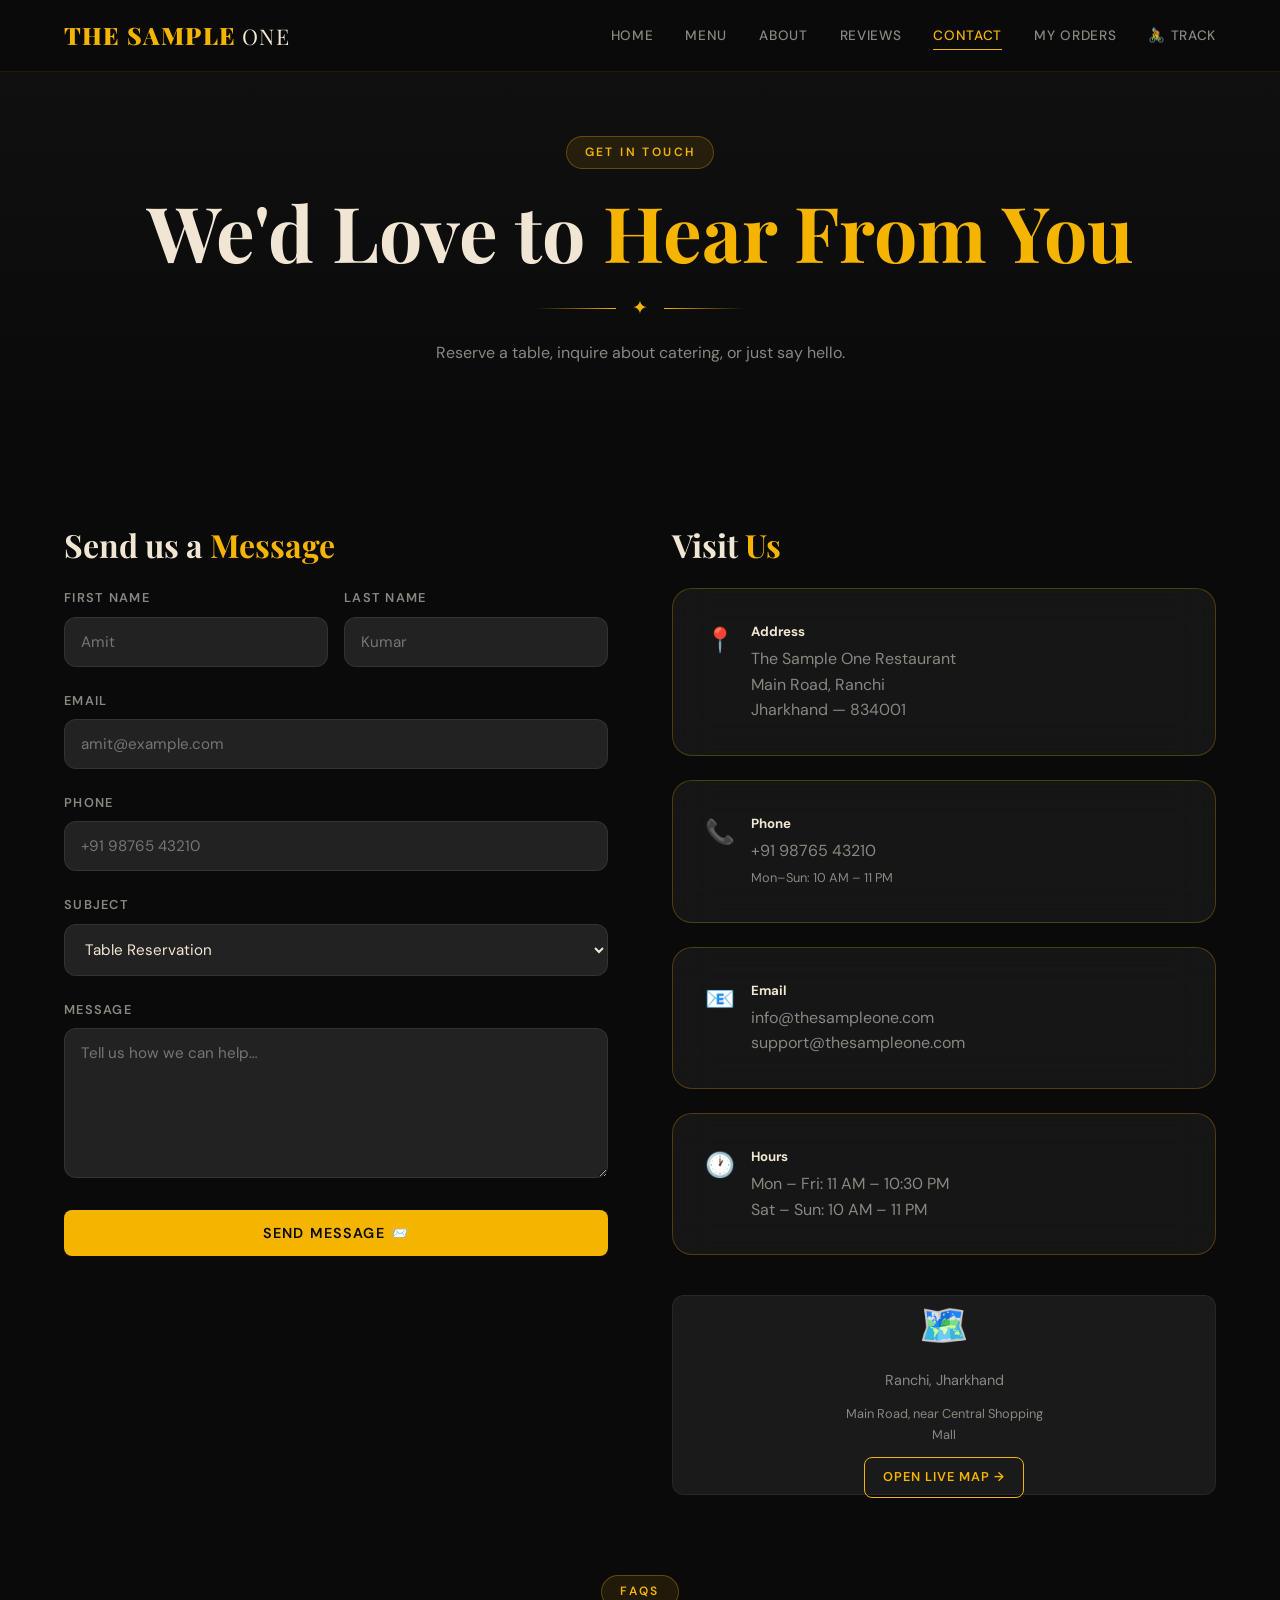
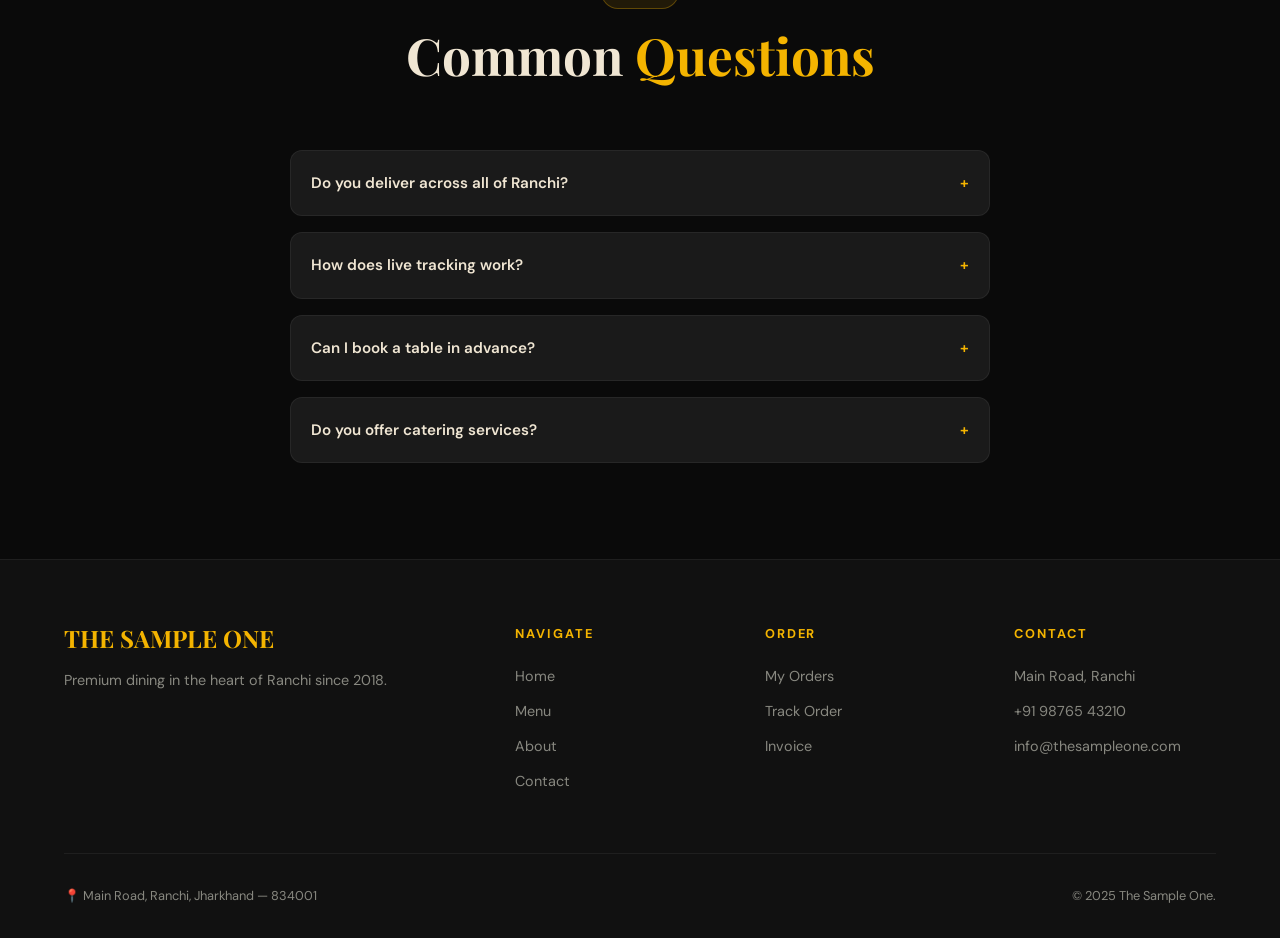
<file: contact.html>
<!DOCTYPE html>
<html lang="en">
<head>
  <meta charset="UTF-8" /><meta name="viewport" content="width=device-width, initial-scale=1.0" />
  <title>Contact — THE SAMPLE ONE</title>
  <link rel="stylesheet" href="style.css" />
</head>
<body>
<nav class="navbar">
  <a href="index.html" class="nav-logo">THE SAMPLE <span>ONE</span></a>
  <div class="nav-links">
    <a href="index.html">Home</a><a href="menu.html">Menu</a>
    <a href="about.html">About</a><a href="reviews.html">Reviews</a>
    <a href="contact.html" class="active">Contact</a><a href="orders.html">My Orders</a>
    <a href="tracking.html">🚴 Track</a>
  </div>
  <button class="hamburger" id="hamburger"><span></span><span></span><span></span></button>
</nav>
<div class="mobile-menu" id="mobile-menu">
  <a href="index.html">Home</a><a href="menu.html">Menu</a><a href="contact.html">Contact</a>
</div>

<div class="page-hero">
  <span class="tag">Get in Touch</span>
  <h1>We'd Love to <span class="gold">Hear From You</span></h1>
  <div class="divider"><span class="divider-icon">✦</span></div>
  <p>Reserve a table, inquire about catering, or just say hello.</p>
</div>

<section>
  <div class="container">
    <div style="display:grid;grid-template-columns:1fr 1fr;gap:4rem;align-items:start">

      <!-- FORM -->
      <div>
        <h3 style="margin-bottom:1.5rem">Send us a <span class="gold">Message</span></h3>
        <form id="contact-form">
          <div style="display:grid;grid-template-columns:1fr 1fr;gap:1rem">
            <div class="form-group"><label>First Name</label><input type="text" placeholder="Amit" required /></div>
            <div class="form-group"><label>Last Name</label><input type="text" placeholder="Kumar" required /></div>
          </div>
          <div class="form-group"><label>Email</label><input type="email" placeholder="amit@example.com" required /></div>
          <div class="form-group"><label>Phone</label><input type="tel" placeholder="+91 98765 43210" /></div>
          <div class="form-group">
            <label>Subject</label>
            <select>
              <option>Table Reservation</option>
              <option>Catering Enquiry</option>
              <option>Order Support</option>
              <option>Feedback</option>
              <option>General Enquiry</option>
            </select>
          </div>
          <div class="form-group"><label>Message</label><textarea placeholder="Tell us how we can help…" style="min-height:150px"></textarea></div>
          <button type="submit" class="btn btn-primary btn-full">Send Message 📨</button>
        </form>
      </div>

      <!-- INFO -->
      <div>
        <h3 style="margin-bottom:1.5rem">Visit <span class="gold">Us</span></h3>
        <div style="display:flex;flex-direction:column;gap:1.5rem;margin-bottom:2.5rem">
          <div class="glass-card" style="display:flex;align-items:flex-start;gap:1rem">
            <div style="font-size:1.5rem;flex-shrink:0">📍</div>
            <div>
              <h5 style="color:var(--text);margin-bottom:.25rem">Address</h5>
              <p>The Sample One Restaurant<br>Main Road, Ranchi<br>Jharkhand — 834001</p>
            </div>
          </div>
          <div class="glass-card" style="display:flex;align-items:flex-start;gap:1rem">
            <div style="font-size:1.5rem;flex-shrink:0">📞</div>
            <div>
              <h5 style="color:var(--text);margin-bottom:.25rem">Phone</h5>
              <p>+91 98765 43210<br><span style="font-size:.8rem">Mon–Sun: 10 AM – 11 PM</span></p>
            </div>
          </div>
          <div class="glass-card" style="display:flex;align-items:flex-start;gap:1rem">
            <div style="font-size:1.5rem;flex-shrink:0">📧</div>
            <div>
              <h5 style="color:var(--text);margin-bottom:.25rem">Email</h5>
              <p>info@thesampleone.com<br>support@thesampleone.com</p>
            </div>
          </div>
          <div class="glass-card" style="display:flex;align-items:flex-start;gap:1rem">
            <div style="font-size:1.5rem;flex-shrink:0">🕐</div>
            <div>
              <h5 style="color:var(--text);margin-bottom:.25rem">Hours</h5>
              <p>Mon – Fri: 11 AM – 10:30 PM<br>Sat – Sun: 10 AM – 11 PM</p>
            </div>
          </div>
        </div>

        <!-- MAP EMBED PLACEHOLDER -->
        <div style="background:var(--dark2);border:1px solid rgba(255,255,255,.06);border-radius:var(--radius);height:200px;display:flex;align-items:center;justify-content:center;flex-direction:column;gap:.75rem">
          <div style="font-size:2.5rem">🗺️</div>
          <p style="font-size:.9rem">Ranchi, Jharkhand</p>
          <p style="font-size:.8rem;text-align:center;max-width:220px">Main Road, near Central Shopping Mall</p>
          <a href="tracking.html" class="btn btn-outline btn-sm">Open Live Map →</a>
        </div>
      </div>

    </div>

    <!-- FAQ -->
    <div style="margin-top:5rem">
      <div class="section-header">
        <span class="tag">FAQs</span>
        <h2>Common <span class="gold">Questions</span></h2>
      </div>
      <div style="max-width:700px;margin:0 auto;display:flex;flex-direction:column;gap:1rem">
        <details style="background:var(--dark2);border:1px solid rgba(255,255,255,.06);border-radius:var(--radius);padding:1.25rem;cursor:pointer">
          <summary style="font-weight:600;color:var(--text);font-size:.95rem;list-style:none;display:flex;justify-content:space-between">Do you deliver across all of Ranchi? <span style="color:var(--gold)">+</span></summary>
          <p style="margin-top:1rem;font-size:.9rem">Yes! We deliver across all major areas of Ranchi within a 10 km radius, including Lalpur, Kanke Road, Doranda, Ashok Nagar, Harmu, Booty More and more.</p>
        </details>
        <details style="background:var(--dark2);border:1px solid rgba(255,255,255,.06);border-radius:var(--radius);padding:1.25rem;cursor:pointer">
          <summary style="font-weight:600;color:var(--text);font-size:.95rem;list-style:none;display:flex;justify-content:space-between">How does live tracking work? <span style="color:var(--gold)">+</span></summary>
          <p style="margin-top:1rem;font-size:.9rem">After placing your order, you'll receive a unique Order ID. Visit our Tracking page and enter your ID to see your delivery agent's real-time location on a live map, with status updates.</p>
        </details>
        <details style="background:var(--dark2);border:1px solid rgba(255,255,255,.06);border-radius:var(--radius);padding:1.25rem;cursor:pointer">
          <summary style="font-weight:600;color:var(--text);font-size:.95rem;list-style:none;display:flex;justify-content:space-between">Can I book a table in advance? <span style="color:var(--gold)">+</span></summary>
          <p style="margin-top:1rem;font-size:.9rem">Absolutely! Use the contact form above or call +91 98765 43210. We recommend booking 24 hours in advance for weekends and 2 hours for weekdays.</p>
        </details>
        <details style="background:var(--dark2);border:1px solid rgba(255,255,255,.06);border-radius:var(--radius);padding:1.25rem;cursor:pointer">
          <summary style="font-weight:600;color:var(--text);font-size:.95rem;list-style:none;display:flex;justify-content:space-between">Do you offer catering services? <span style="color:var(--gold)">+</span></summary>
          <p style="margin-top:1rem;font-size:.9rem">Yes, we cater for corporate events, weddings, birthdays, and any celebration. Email us at info@thesampleone.com with your requirements and we'll create a custom menu.</p>
        </details>
      </div>
    </div>
  </div>
</section>

<footer>
  <div class="footer-grid">
    <div class="footer-brand"><h3>THE SAMPLE ONE</h3><p>Premium dining in the heart of Ranchi since 2018.</p></div>
    <div class="footer-col"><h5>Navigate</h5><a href="index.html">Home</a><a href="menu.html">Menu</a><a href="about.html">About</a><a href="contact.html">Contact</a></div>
    <div class="footer-col"><h5>Order</h5><a href="orders.html">My Orders</a><a href="tracking.html">Track Order</a><a href="invoice.html">Invoice</a></div>
    <div class="footer-col"><h5>Contact</h5><a href="#">Main Road, Ranchi</a><a href="#">+91 98765 43210</a><a href="#">info@thesampleone.com</a></div>
  </div>
  <div class="footer-bottom"><p>📍 Main Road, Ranchi, Jharkhand — 834001</p><p>© 2025 The Sample One.</p></div>
</footer>
<button class="back-to-top">↑</button>
<script src="script.js"></script>
</body>
</html>
</file>
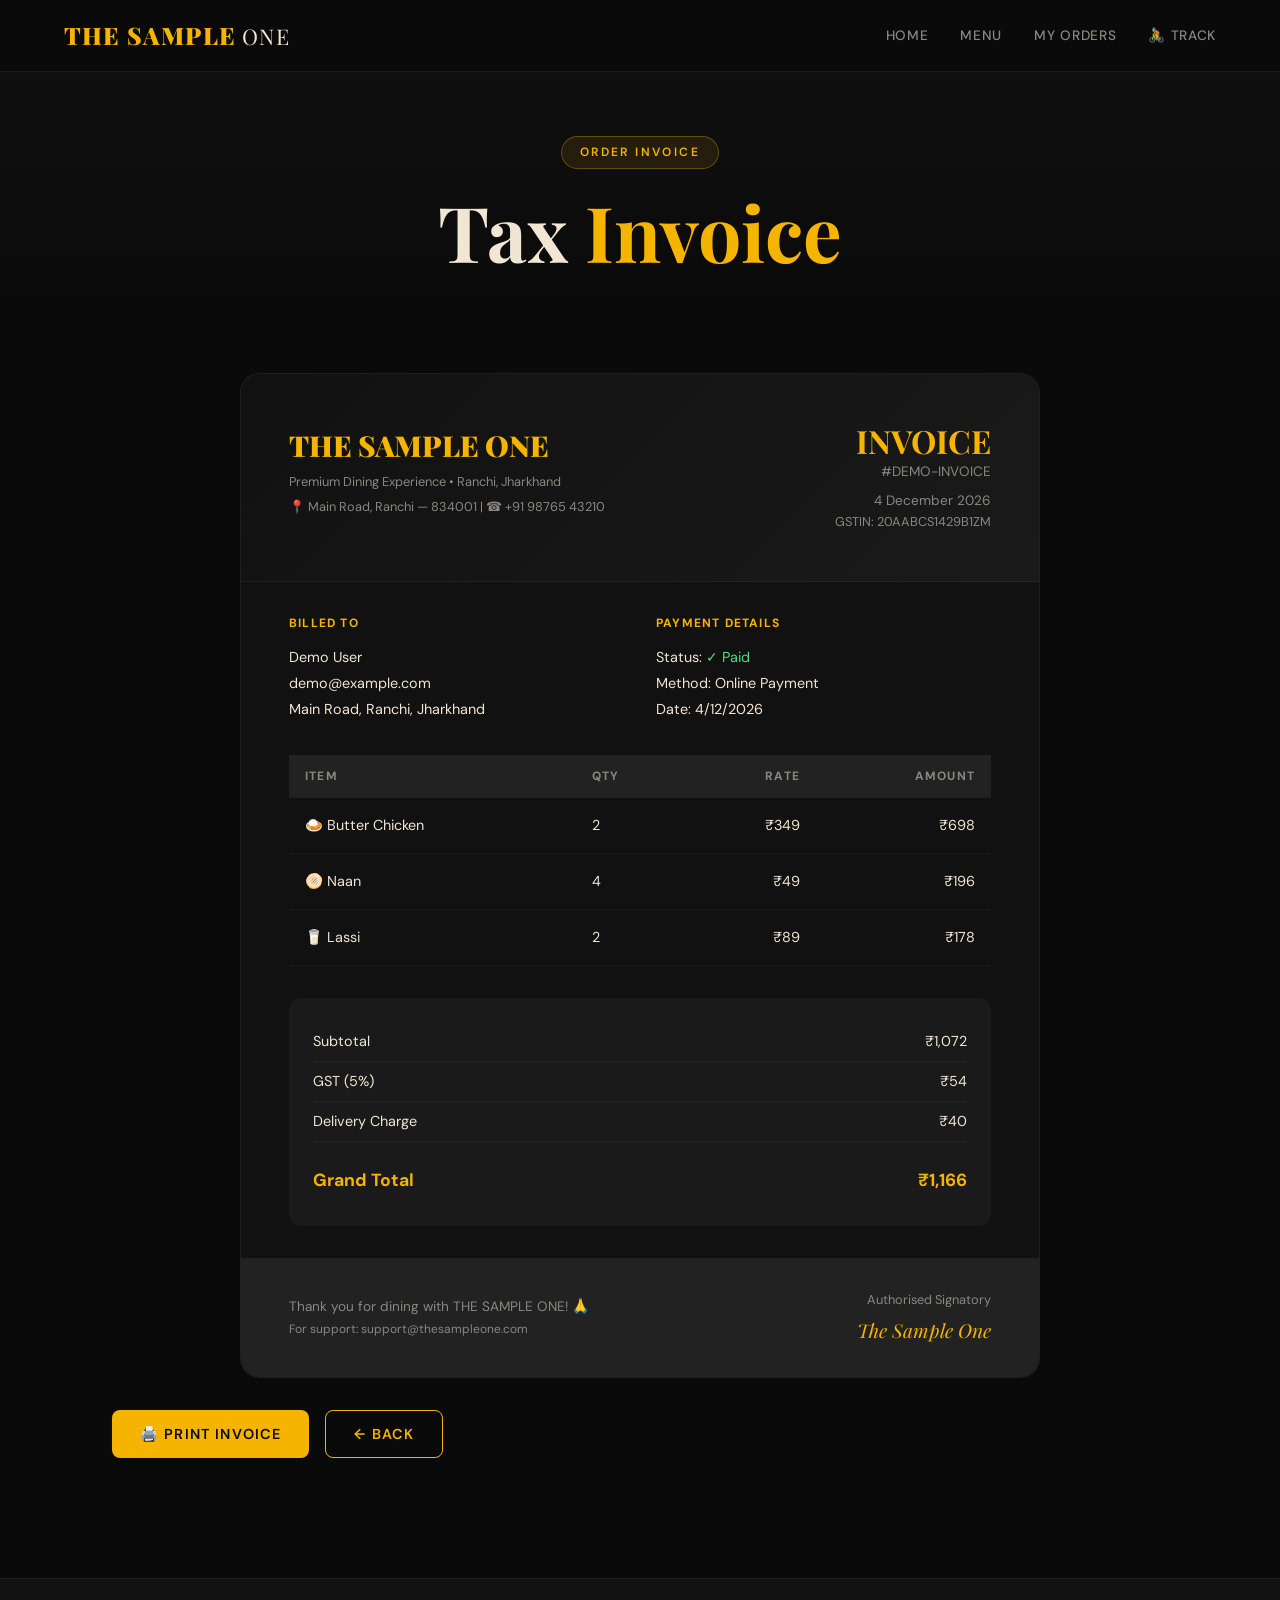
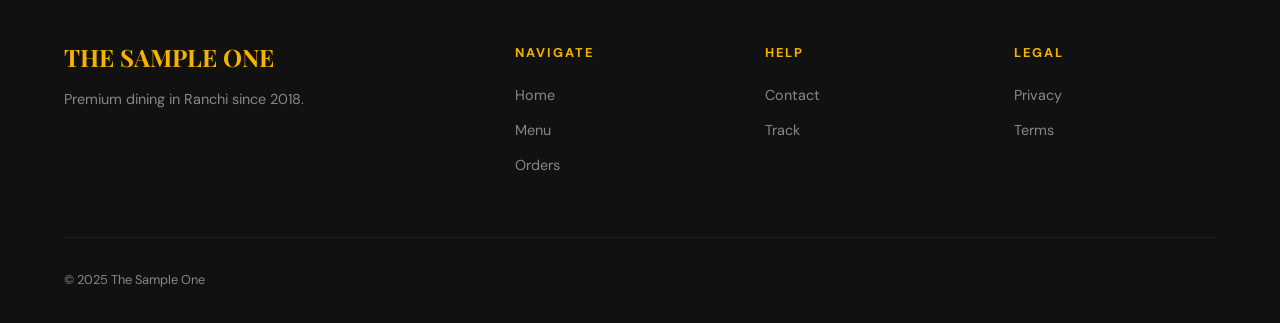
<file: invoice.html>
<!DOCTYPE html>
<html lang="en">
<head>
  <meta charset="UTF-8" /><meta name="viewport" content="width=device-width, initial-scale=1.0" />
  <title>Invoice — THE SAMPLE ONE</title>
  <link rel="stylesheet" href="style.css" />
  <style>
    @media print {
      .navbar, .back-to-top, footer, .invoice-actions, .cart-icon { display: none !important; }
      body { background: white; color: black; }
      .invoice-wrapper { border: 1px solid #ddd; }
      .invoice-header { background: #f9f9f9 !important; }
      .invoice-body, .invoice-footer, .invoice-totals { background: white !important; }
      h2, h3, h4, h5 { color: #111 !important; }
      p, td, th, span { color: #444 !important; }
      .invoice-logo div { color: #c8960a !important; }
      .invoice-meta h2 { color: #c8960a !important; }
      .total-row:last-child { color: #c8960a !important; }
    }
  </style>
</head>
<body>
<nav class="navbar">
  <a href="index.html" class="nav-logo">THE SAMPLE <span>ONE</span></a>
  <div class="nav-links">
    <a href="index.html">Home</a><a href="menu.html">Menu</a>
    <a href="orders.html">My Orders</a><a href="tracking.html">🚴 Track</a>
  </div>
  <button class="hamburger" id="hamburger"><span></span><span></span><span></span></button>
</nav>
<div class="mobile-menu" id="mobile-menu">
  <a href="index.html">Home</a><a href="orders.html">Orders</a>
</div>

<div class="page-hero" style="padding-bottom:2rem">
  <span class="tag">Order Invoice</span>
  <h1>Tax <span class="gold">Invoice</span></h1>
</div>

<section style="padding-top:2rem">
  <div class="container">
    <div id="invoice-content">
      <div style="text-align:center;padding:3rem;color:var(--muted)">
        <div class="loader-ring" style="margin:0 auto 1rem"></div>
        <p>Loading invoice…</p>
      </div>
    </div>
  </div>
</section>

<footer>
  <div class="footer-grid">
    <div class="footer-brand"><h3>THE SAMPLE ONE</h3><p>Premium dining in Ranchi since 2018.</p></div>
    <div class="footer-col"><h5>Navigate</h5><a href="index.html">Home</a><a href="menu.html">Menu</a><a href="orders.html">Orders</a></div>
    <div class="footer-col"><h5>Help</h5><a href="contact.html">Contact</a><a href="tracking.html">Track</a></div>
    <div class="footer-col"><h5>Legal</h5><a href="#">Privacy</a><a href="#">Terms</a></div>
  </div>
  <div class="footer-bottom"><p>© 2025 The Sample One</p></div>
</footer>

<button class="back-to-top">↑</button>
<script src="script.js"></script>
</body>
</html>
</file>
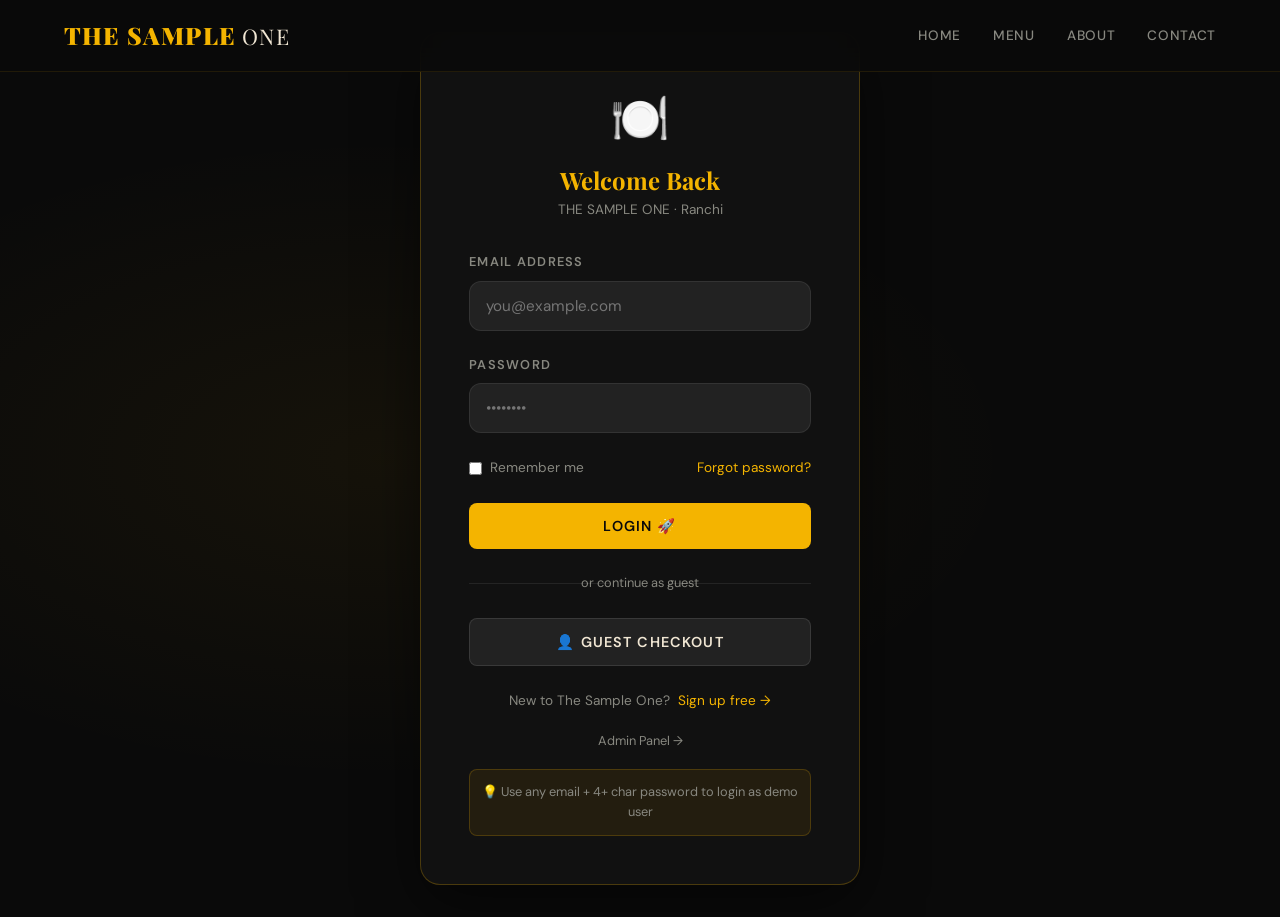
<file: login.html>
<!DOCTYPE html>
<html lang="en">
<head>
  <meta charset="UTF-8" /><meta name="viewport" content="width=device-width, initial-scale=1.0" />
  <title>Login — THE SAMPLE ONE</title>
  <link rel="stylesheet" href="style.css" />
</head>
<body>
<nav class="navbar">
  <a href="index.html" class="nav-logo">THE SAMPLE <span>ONE</span></a>
  <div class="nav-links">
    <a href="index.html">Home</a><a href="menu.html">Menu</a>
    <a href="about.html">About</a><a href="contact.html">Contact</a>
  </div>
  <button class="hamburger" id="hamburger"><span></span><span></span><span></span></button>
</nav>
<div class="mobile-menu" id="mobile-menu">
  <a href="index.html">Home</a><a href="menu.html">Menu</a><a href="about.html">About</a>
</div>

<div class="login-page">
  <div class="login-card">
    <div class="login-logo">
      <div style="font-size:3rem;margin-bottom:.5rem">🍽️</div>
      <h2>Welcome Back</h2>
      <p>THE SAMPLE ONE · Ranchi</p>
    </div>

    <form id="login-form">
      <div class="form-group">
        <label>Email Address</label>
        <input type="email" id="email" placeholder="you@example.com" required />
      </div>
      <div class="form-group">
        <label>Password</label>
        <input type="password" id="password" placeholder="••••••••" required minlength="4" />
      </div>
      <div style="display:flex;justify-content:space-between;align-items:center;margin-bottom:1.5rem">
        <label style="display:flex;align-items:center;gap:.5rem;font-size:.85rem;color:var(--muted);cursor:pointer">
          <input type="checkbox" style="accent-color:var(--gold)" /> Remember me
        </label>
        <a href="#" style="font-size:.85rem;color:var(--gold)">Forgot password?</a>
      </div>
      <button type="submit" class="btn btn-primary btn-full">Login 🚀</button>
    </form>

    <div class="login-divider">or continue as guest</div>
    <button class="btn btn-dark btn-full" onclick="guestLogin()">👤 Guest Checkout</button>

    <div style="text-align:center;margin-top:1.5rem;font-size:.85rem;color:var(--muted)">
      New to The Sample One?
      <a href="#" style="color:var(--gold);margin-left:.25rem" onclick="quickSignup()">Sign up free →</a>
    </div>
    <div style="text-align:center;margin-top:1rem">
      <a href="admin.html" style="font-size:.8rem;color:var(--muted)">Admin Panel →</a>
    </div>
    <div style="text-align:center;margin-top:1rem;background:rgba(244,180,0,.08);border:1px solid rgba(244,180,0,.2);border-radius:8px;padding:.75rem;font-size:.8rem;color:var(--muted)">
      💡 Use any email + 4+ char password to login as demo user
    </div>
  </div>
</div>

<script src="script.js"></script>
<script>
function guestLogin() {
  const user = { name: 'Guest User', email: 'guest@demo.com', address: 'Ranchi, Jharkhand' };
  localStorage.setItem('tso_user', JSON.stringify(user));
  if(typeof toast==='function') toast('Logged in as Guest!', 'success');
  setTimeout(() => location.href = 'index.html', 1000);
}
function quickSignup() {
  document.getElementById('email').value = 'user@thesampleone.com';
  document.getElementById('password').value = 'demo123';
  if(typeof toast==='function') toast('Demo credentials filled!', 'info');
}
document.addEventListener('DOMContentLoaded', () => {
  if (localStorage.getItem('tso_user')) location.href = 'index.html';
});
</script>
</body>
</html>
</file>
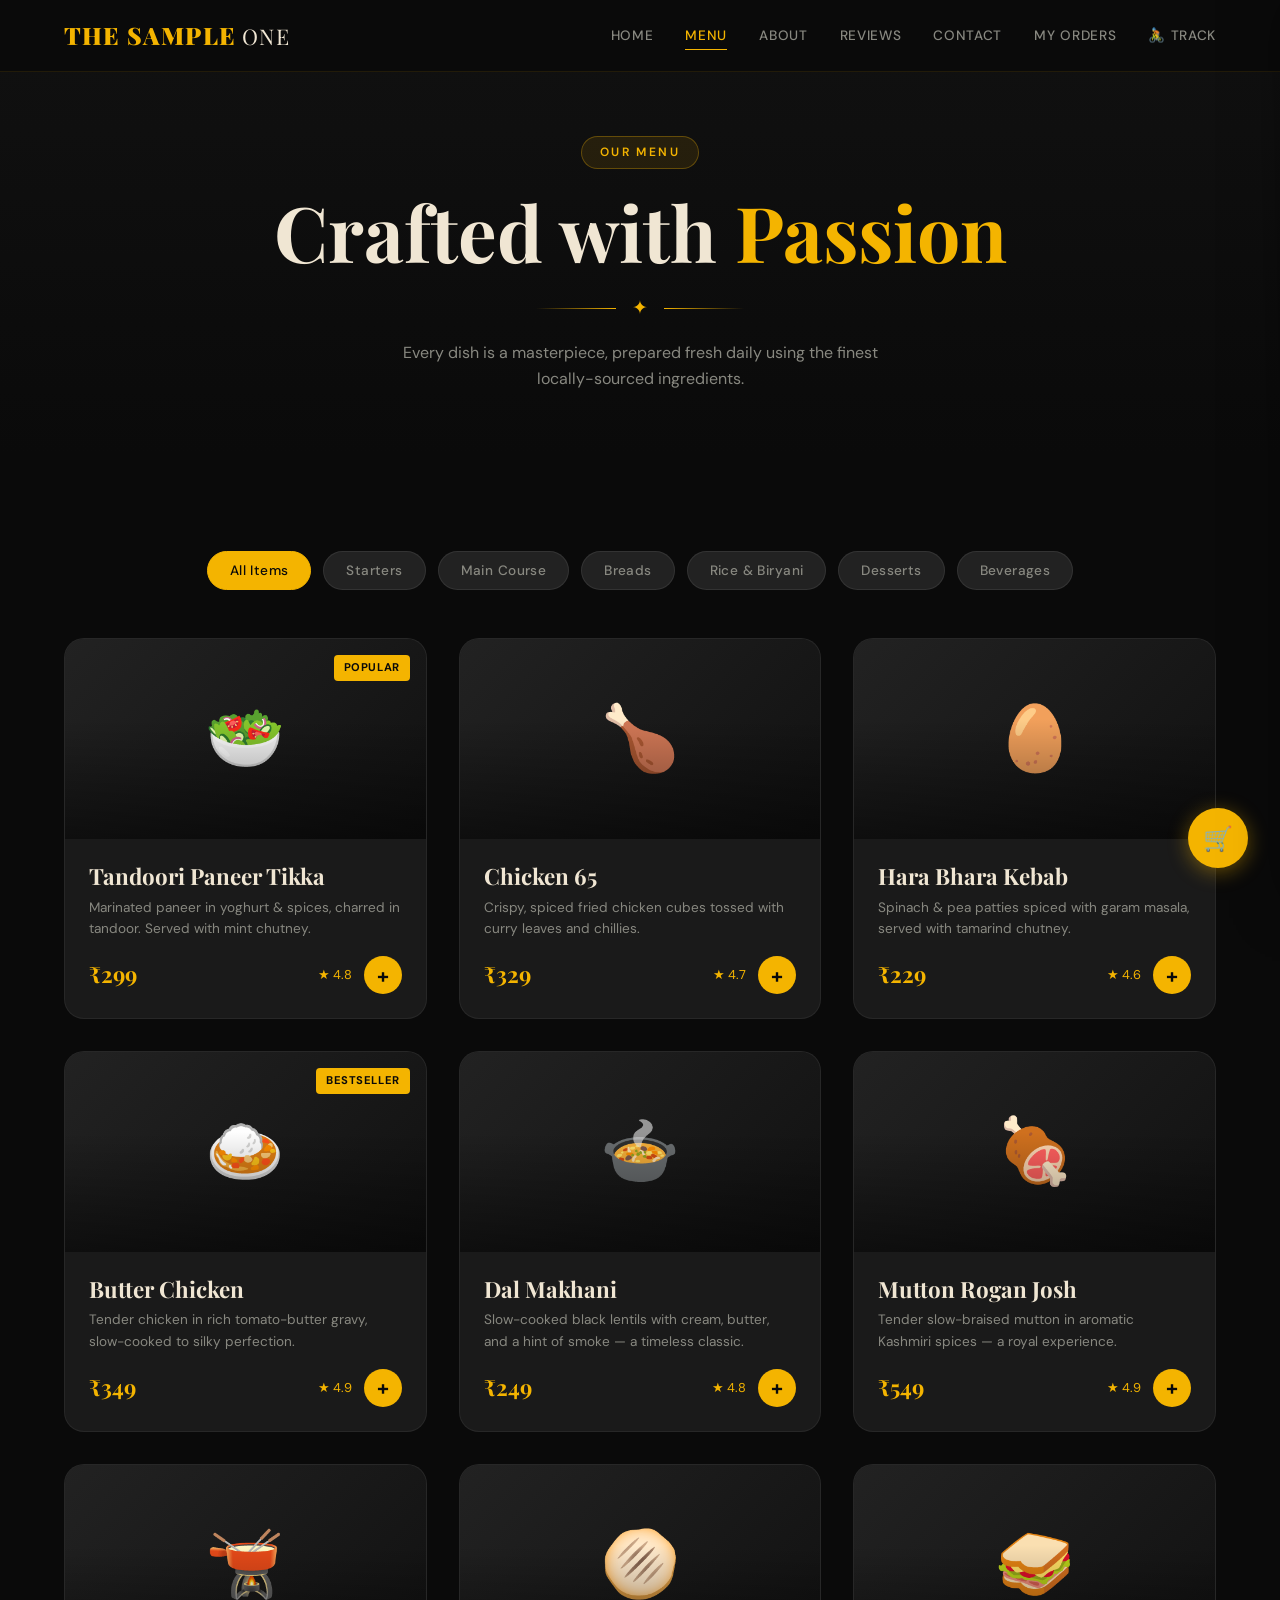
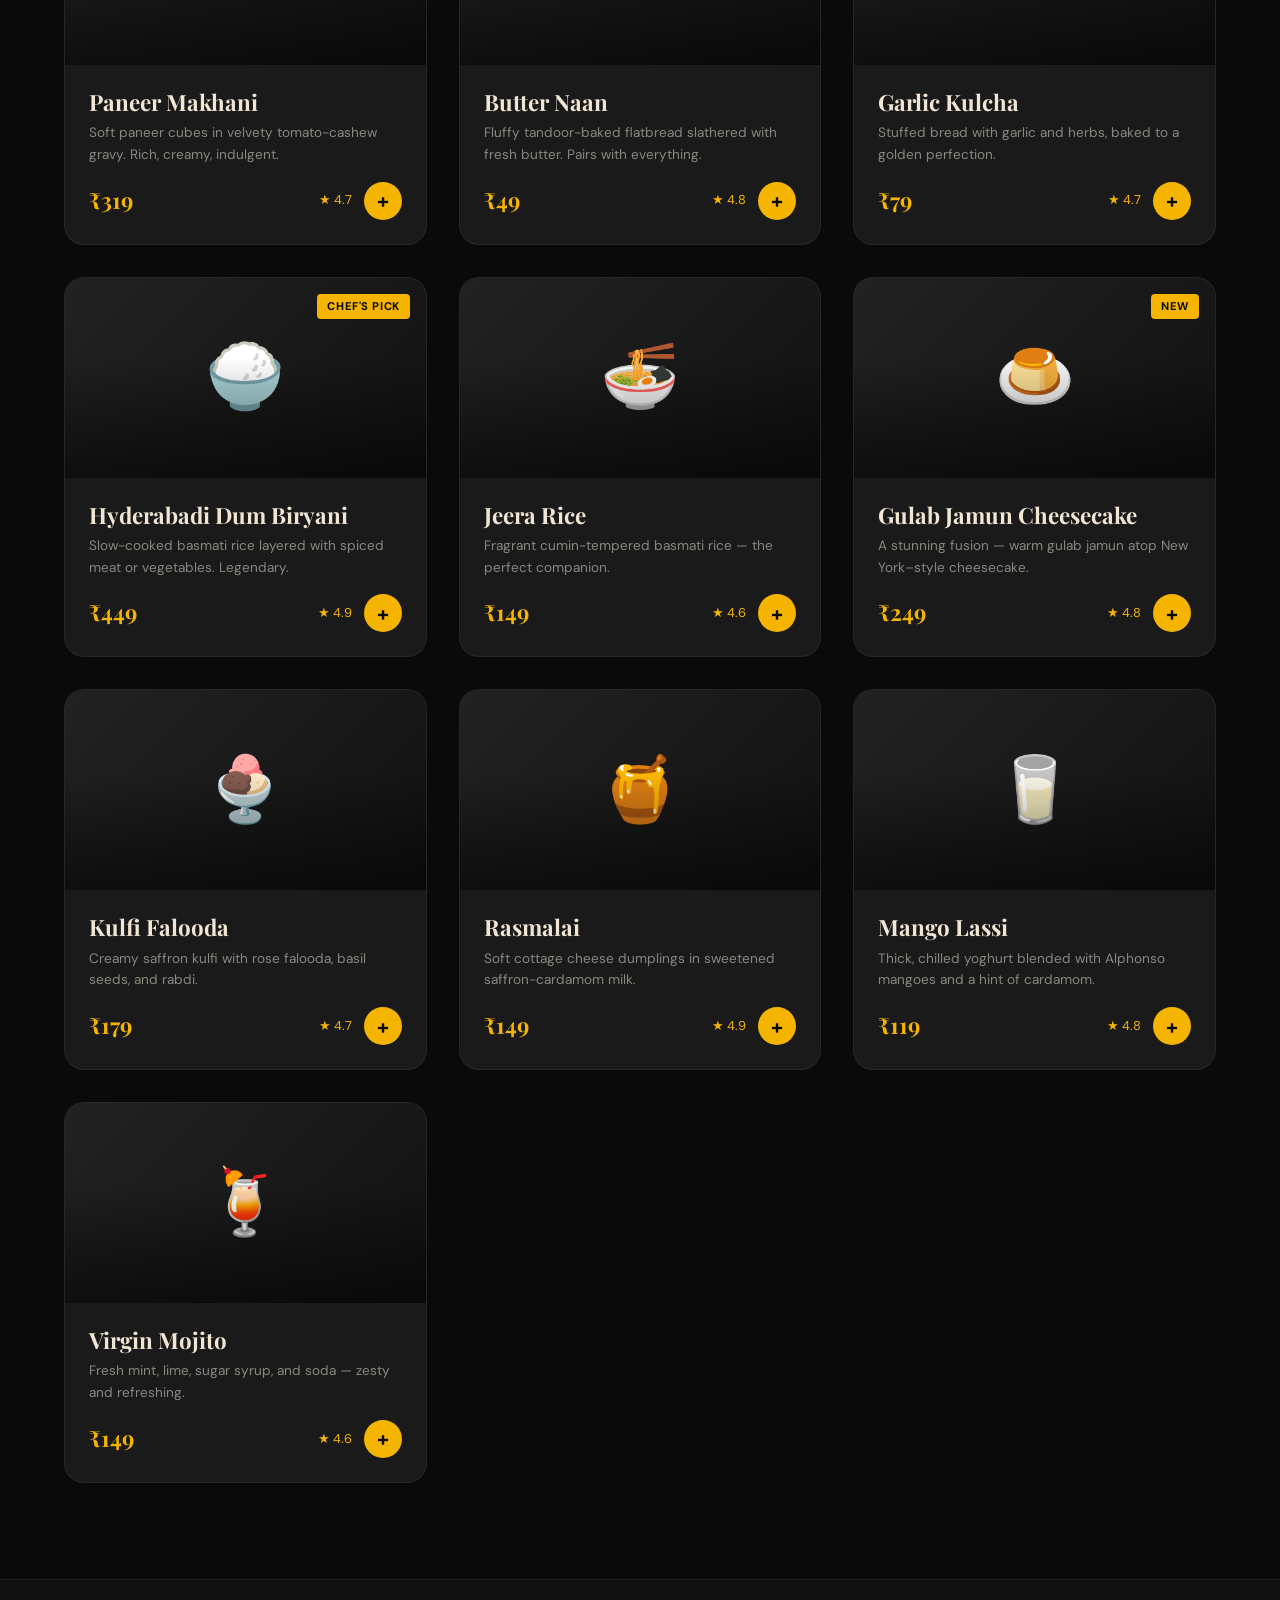
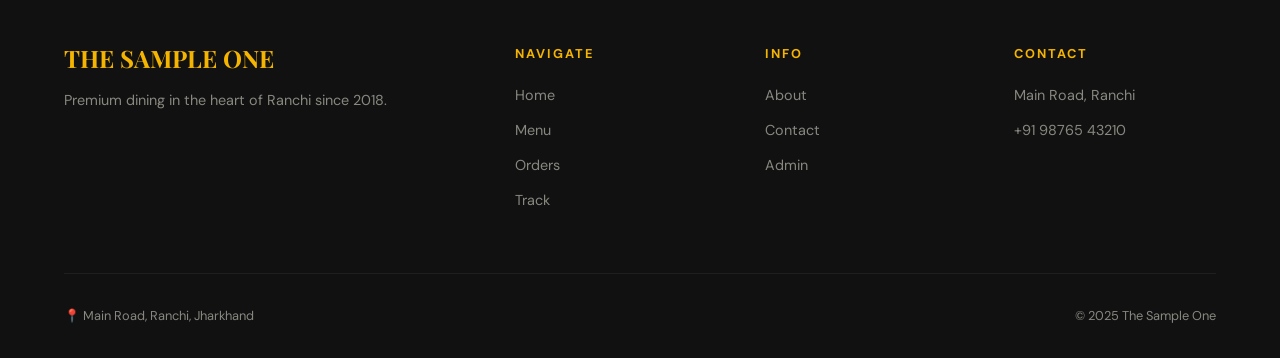
<file: menu.html>
<!DOCTYPE html>
<html lang="en">
<head>
  <meta charset="UTF-8" /><meta name="viewport" content="width=device-width, initial-scale=1.0" />
  <title>Menu — THE SAMPLE ONE</title>
  <link rel="stylesheet" href="style.css" />
</head>
<body>
<nav class="navbar">
  <a href="index.html" class="nav-logo">THE SAMPLE <span>ONE</span></a>
  <div class="nav-links">
    <a href="index.html">Home</a><a href="menu.html" class="active">Menu</a>
    <a href="about.html">About</a><a href="reviews.html">Reviews</a>
    <a href="contact.html">Contact</a><a href="orders.html">My Orders</a>
    <a href="tracking.html">🚴 Track</a>
  </div>
  <button class="hamburger" id="hamburger"><span></span><span></span><span></span></button>
</nav>
<div class="mobile-menu" id="mobile-menu">
  <a href="index.html">Home</a><a href="menu.html">Menu</a><a href="about.html">About</a>
  <a href="reviews.html">Reviews</a><a href="contact.html">Contact</a>
  <a href="orders.html">My Orders</a><a href="tracking.html">🚴 Track</a>
</div>

<div class="page-hero">
  <span class="tag">Our Menu</span>
  <h1>Crafted with <span class="gold">Passion</span></h1>
  <div class="divider"><span class="divider-icon">✦</span></div>
  <p>Every dish is a masterpiece, prepared fresh daily using the finest locally-sourced ingredients.</p>
</div>

<section>
  <div class="container">
    <div class="menu-filters">
      <button class="filter-btn active" data-cat="all">All Items</button>
      <button class="filter-btn" data-cat="starter">Starters</button>
      <button class="filter-btn" data-cat="main">Main Course</button>
      <button class="filter-btn" data-cat="bread">Breads</button>
      <button class="filter-btn" data-cat="rice">Rice & Biryani</button>
      <button class="filter-btn" data-cat="dessert">Desserts</button>
      <button class="filter-btn" data-cat="drink">Beverages</button>
    </div>

    <div class="menu-grid" id="menu-grid">

      <!-- STARTERS -->
      <div class="menu-card" data-cat="starter">
        <div class="menu-img">🥗<span class="menu-badge">Popular</span></div>
        <div class="menu-body">
          <h4>Tandoori Paneer Tikka</h4><p>Marinated paneer in yoghurt & spices, charred in tandoor. Served with mint chutney.</p>
          <div class="menu-footer"><span class="price">₹299</span><div style="display:flex;align-items:center;gap:.75rem"><span class="rating">★ 4.8</span><button class="add-btn" onclick="addToCart({id:'s1',name:'Paneer Tikka',price:299,icon:'🥗'})">+</button></div></div>
        </div>
      </div>
      <div class="menu-card" data-cat="starter">
        <div class="menu-img">🍗</div>
        <div class="menu-body">
          <h4>Chicken 65</h4><p>Crispy, spiced fried chicken cubes tossed with curry leaves and chillies.</p>
          <div class="menu-footer"><span class="price">₹329</span><div style="display:flex;align-items:center;gap:.75rem"><span class="rating">★ 4.7</span><button class="add-btn" onclick="addToCart({id:'s2',name:'Chicken 65',price:329,icon:'🍗'})">+</button></div></div>
        </div>
      </div>
      <div class="menu-card" data-cat="starter">
        <div class="menu-img">🥚</div>
        <div class="menu-body">
          <h4>Hara Bhara Kebab</h4><p>Spinach & pea patties spiced with garam masala, served with tamarind chutney.</p>
          <div class="menu-footer"><span class="price">₹229</span><div style="display:flex;align-items:center;gap:.75rem"><span class="rating">★ 4.6</span><button class="add-btn" onclick="addToCart({id:'s3',name:'Hara Bhara Kebab',price:229,icon:'🥚'})">+</button></div></div>
        </div>
      </div>

      <!-- MAIN COURSE -->
      <div class="menu-card" data-cat="main">
        <div class="menu-img">🍛<span class="menu-badge">Bestseller</span></div>
        <div class="menu-body">
          <h4>Butter Chicken</h4><p>Tender chicken in rich tomato-butter gravy, slow-cooked to silky perfection.</p>
          <div class="menu-footer"><span class="price">₹349</span><div style="display:flex;align-items:center;gap:.75rem"><span class="rating">★ 4.9</span><button class="add-btn" onclick="addToCart({id:'m1',name:'Butter Chicken',price:349,icon:'🍛'})">+</button></div></div>
        </div>
      </div>
      <div class="menu-card" data-cat="main">
        <div class="menu-img">🍲</div>
        <div class="menu-body">
          <h4>Dal Makhani</h4><p>Slow-cooked black lentils with cream, butter, and a hint of smoke — a timeless classic.</p>
          <div class="menu-footer"><span class="price">₹249</span><div style="display:flex;align-items:center;gap:.75rem"><span class="rating">★ 4.8</span><button class="add-btn" onclick="addToCart({id:'m2',name:'Dal Makhani',price:249,icon:'🍲'})">+</button></div></div>
        </div>
      </div>
      <div class="menu-card" data-cat="main">
        <div class="menu-img">🍖</div>
        <div class="menu-body">
          <h4>Mutton Rogan Josh</h4><p>Tender slow-braised mutton in aromatic Kashmiri spices — a royal experience.</p>
          <div class="menu-footer"><span class="price">₹549</span><div style="display:flex;align-items:center;gap:.75rem"><span class="rating">★ 4.9</span><button class="add-btn" onclick="addToCart({id:'m3',name:'Mutton Rogan Josh',price:549,icon:'🍖'})">+</button></div></div>
        </div>
      </div>
      <div class="menu-card" data-cat="main">
        <div class="menu-img">🫕</div>
        <div class="menu-body">
          <h4>Paneer Makhani</h4><p>Soft paneer cubes in velvety tomato-cashew gravy. Rich, creamy, indulgent.</p>
          <div class="menu-footer"><span class="price">₹319</span><div style="display:flex;align-items:center;gap:.75rem"><span class="rating">★ 4.7</span><button class="add-btn" onclick="addToCart({id:'m4',name:'Paneer Makhani',price:319,icon:'🫕'})">+</button></div></div>
        </div>
      </div>

      <!-- BREADS -->
      <div class="menu-card" data-cat="bread">
        <div class="menu-img">🫓</div>
        <div class="menu-body">
          <h4>Butter Naan</h4><p>Fluffy tandoor-baked flatbread slathered with fresh butter. Pairs with everything.</p>
          <div class="menu-footer"><span class="price">₹49</span><div style="display:flex;align-items:center;gap:.75rem"><span class="rating">★ 4.8</span><button class="add-btn" onclick="addToCart({id:'b1',name:'Butter Naan',price:49,icon:'🫓'})">+</button></div></div>
        </div>
      </div>
      <div class="menu-card" data-cat="bread">
        <div class="menu-img">🥪</div>
        <div class="menu-body">
          <h4>Garlic Kulcha</h4><p>Stuffed bread with garlic and herbs, baked to a golden perfection.</p>
          <div class="menu-footer"><span class="price">₹79</span><div style="display:flex;align-items:center;gap:.75rem"><span class="rating">★ 4.7</span><button class="add-btn" onclick="addToCart({id:'b2',name:'Garlic Kulcha',price:79,icon:'🥪'})">+</button></div></div>
        </div>
      </div>

      <!-- RICE & BIRYANI -->
      <div class="menu-card" data-cat="rice">
        <div class="menu-img">🍚<span class="menu-badge">Chef's Pick</span></div>
        <div class="menu-body">
          <h4>Hyderabadi Dum Biryani</h4><p>Slow-cooked basmati rice layered with spiced meat or vegetables. Legendary.</p>
          <div class="menu-footer"><span class="price">₹449</span><div style="display:flex;align-items:center;gap:.75rem"><span class="rating">★ 4.9</span><button class="add-btn" onclick="addToCart({id:'r1',name:'Hyderabadi Biryani',price:449,icon:'🍚'})">+</button></div></div>
        </div>
      </div>
      <div class="menu-card" data-cat="rice">
        <div class="menu-img">🍜</div>
        <div class="menu-body">
          <h4>Jeera Rice</h4><p>Fragrant cumin-tempered basmati rice — the perfect companion.</p>
          <div class="menu-footer"><span class="price">₹149</span><div style="display:flex;align-items:center;gap:.75rem"><span class="rating">★ 4.6</span><button class="add-btn" onclick="addToCart({id:'r2',name:'Jeera Rice',price:149,icon:'🍜'})">+</button></div></div>
        </div>
      </div>

      <!-- DESSERTS -->
      <div class="menu-card" data-cat="dessert">
        <div class="menu-img">🍮<span class="menu-badge">New</span></div>
        <div class="menu-body">
          <h4>Gulab Jamun Cheesecake</h4><p>A stunning fusion — warm gulab jamun atop New York–style cheesecake.</p>
          <div class="menu-footer"><span class="price">₹249</span><div style="display:flex;align-items:center;gap:.75rem"><span class="rating">★ 4.8</span><button class="add-btn" onclick="addToCart({id:'d1',name:'GJ Cheesecake',price:249,icon:'🍮'})">+</button></div></div>
        </div>
      </div>
      <div class="menu-card" data-cat="dessert">
        <div class="menu-img">🍨</div>
        <div class="menu-body">
          <h4>Kulfi Falooda</h4><p>Creamy saffron kulfi with rose falooda, basil seeds, and rabdi.</p>
          <div class="menu-footer"><span class="price">₹179</span><div style="display:flex;align-items:center;gap:.75rem"><span class="rating">★ 4.7</span><button class="add-btn" onclick="addToCart({id:'d2',name:'Kulfi Falooda',price:179,icon:'🍨'})">+</button></div></div>
        </div>
      </div>
      <div class="menu-card" data-cat="dessert">
        <div class="menu-img">🍯</div>
        <div class="menu-body">
          <h4>Rasmalai</h4><p>Soft cottage cheese dumplings in sweetened saffron-cardamom milk.</p>
          <div class="menu-footer"><span class="price">₹149</span><div style="display:flex;align-items:center;gap:.75rem"><span class="rating">★ 4.9</span><button class="add-btn" onclick="addToCart({id:'d3',name:'Rasmalai',price:149,icon:'🍯'})">+</button></div></div>
        </div>
      </div>

      <!-- BEVERAGES -->
      <div class="menu-card" data-cat="drink">
        <div class="menu-img">🥛</div>
        <div class="menu-body">
          <h4>Mango Lassi</h4><p>Thick, chilled yoghurt blended with Alphonso mangoes and a hint of cardamom.</p>
          <div class="menu-footer"><span class="price">₹119</span><div style="display:flex;align-items:center;gap:.75rem"><span class="rating">★ 4.8</span><button class="add-btn" onclick="addToCart({id:'dr1',name:'Mango Lassi',price:119,icon:'🥛'})">+</button></div></div>
        </div>
      </div>
      <div class="menu-card" data-cat="drink">
        <div class="menu-img">🍹</div>
        <div class="menu-body">
          <h4>Virgin Mojito</h4><p>Fresh mint, lime, sugar syrup, and soda — zesty and refreshing.</p>
          <div class="menu-footer"><span class="price">₹149</span><div style="display:flex;align-items:center;gap:.75rem"><span class="rating">★ 4.6</span><button class="add-btn" onclick="addToCart({id:'dr2',name:'Virgin Mojito',price:149,icon:'🍹'})">+</button></div></div>
        </div>
      </div>

    </div>
  </div>
</section>

<footer>
  <div class="footer-grid">
    <div class="footer-brand"><h3>THE SAMPLE ONE</h3><p>Premium dining in the heart of Ranchi since 2018.</p></div>
    <div class="footer-col"><h5>Navigate</h5><a href="index.html">Home</a><a href="menu.html">Menu</a><a href="orders.html">Orders</a><a href="tracking.html">Track</a></div>
    <div class="footer-col"><h5>Info</h5><a href="about.html">About</a><a href="contact.html">Contact</a><a href="admin.html">Admin</a></div>
    <div class="footer-col"><h5>Contact</h5><a href="#">Main Road, Ranchi</a><a href="#">+91 98765 43210</a></div>
  </div>
  <div class="footer-bottom"><p>📍 Main Road, Ranchi, Jharkhand</p><p>© 2025 The Sample One</p></div>
</footer>

<button class="cart-icon" id="cart-btn" aria-label="Cart">🛒<span class="cart-count" style="display:none">0</span></button>
<div class="cart-overlay" id="cart-overlay"></div>
<div class="cart-sidebar" id="cart-sidebar">
  <div class="cart-header"><h3>Your Cart 🛒</h3><button class="cart-close" id="cart-close-btn">✕</button></div>
  <div class="cart-items" id="cart-list"></div>
  <div class="cart-footer">
    <div class="cart-total"><span>Total</span><strong id="cart-total">₹0</strong></div>
    <button class="btn btn-primary btn-full" onclick="checkout()">Checkout & Track 🚀</button>
  </div>
</div>
<button class="back-to-top">↑</button>
<script src="script.js"></script>
</body>
</html>
</file>
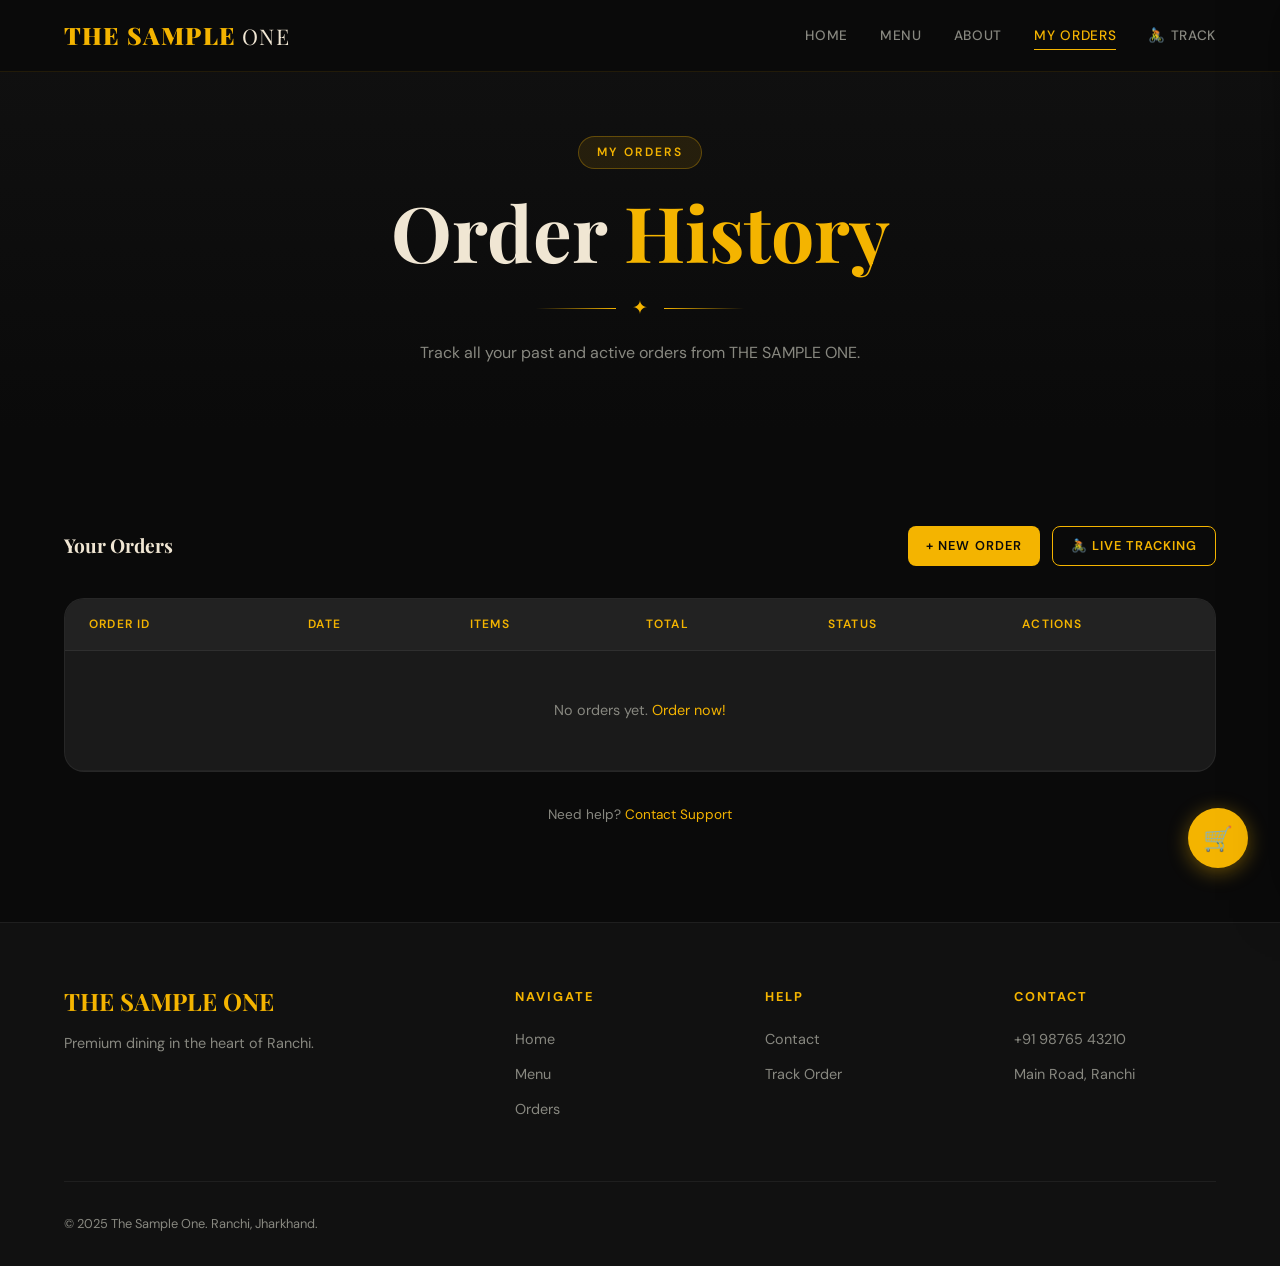
<file: orders.html>
<!DOCTYPE html>
<html lang="en">
<head>
  <meta charset="UTF-8" /><meta name="viewport" content="width=device-width, initial-scale=1.0" />
  <title>My Orders — THE SAMPLE ONE</title>
  <link rel="stylesheet" href="style.css" />
</head>
<body>
<nav class="navbar">
  <a href="index.html" class="nav-logo">THE SAMPLE <span>ONE</span></a>
  <div class="nav-links">
    <a href="index.html">Home</a><a href="menu.html">Menu</a>
    <a href="about.html">About</a><a href="orders.html" class="active">My Orders</a>
    <a href="tracking.html">🚴 Track</a>
  </div>
  <button class="hamburger" id="hamburger"><span></span><span></span><span></span></button>
</nav>
<div class="mobile-menu" id="mobile-menu">
  <a href="index.html">Home</a><a href="menu.html">Menu</a>
  <a href="orders.html">My Orders</a><a href="tracking.html">🚴 Track</a>
</div>

<div class="page-hero">
  <span class="tag">My Orders</span>
  <h1>Order <span class="gold">History</span></h1>
  <div class="divider"><span class="divider-icon">✦</span></div>
  <p>Track all your past and active orders from THE SAMPLE ONE.</p>
</div>

<section>
  <div class="container">
    <div style="display:flex;justify-content:space-between;align-items:center;margin-bottom:2rem;flex-wrap:wrap;gap:1rem">
      <h3 style="font-size:1.2rem">Your Orders</h3>
      <div style="display:flex;gap:.75rem">
        <a href="menu.html" class="btn btn-primary btn-sm">+ New Order</a>
        <a href="tracking.html" class="btn btn-outline btn-sm">🚴 Live Tracking</a>
      </div>
    </div>
    <div style="background:var(--dark2);border:1px solid rgba(255,255,255,.06);border-radius:var(--radius-lg);overflow:hidden">
      <div class="orders-table-wrap">
        <table class="orders-table">
          <thead>
            <tr><th>Order ID</th><th>Date</th><th>Items</th><th>Total</th><th>Status</th><th>Actions</th></tr>
          </thead>
          <tbody id="orders-tbody">
            <tr><td colspan="6" style="text-align:center;padding:3rem;color:var(--muted)">Loading…</td></tr>
          </tbody>
        </table>
      </div>
    </div>
    <div style="margin-top:2rem;text-align:center">
      <p style="font-size:.85rem">Need help? <a href="contact.html" style="color:var(--gold)">Contact Support</a></p>
    </div>
  </div>
</section>

<footer>
  <div class="footer-grid">
    <div class="footer-brand"><h3>THE SAMPLE ONE</h3><p>Premium dining in the heart of Ranchi.</p></div>
    <div class="footer-col"><h5>Navigate</h5><a href="index.html">Home</a><a href="menu.html">Menu</a><a href="orders.html">Orders</a></div>
    <div class="footer-col"><h5>Help</h5><a href="contact.html">Contact</a><a href="tracking.html">Track Order</a></div>
    <div class="footer-col"><h5>Contact</h5><a href="#">+91 98765 43210</a><a href="#">Main Road, Ranchi</a></div>
  </div>
  <div class="footer-bottom"><p>© 2025 The Sample One. Ranchi, Jharkhand.</p></div>
</footer>

<button class="cart-icon" id="cart-btn">🛒<span class="cart-count" style="display:none">0</span></button>
<div class="cart-overlay" id="cart-overlay"></div>
<div class="cart-sidebar" id="cart-sidebar">
  <div class="cart-header"><h3>Your Cart 🛒</h3><button class="cart-close" id="cart-close-btn">✕</button></div>
  <div class="cart-items" id="cart-list"></div>
  <div class="cart-footer">
    <div class="cart-total"><span>Total</span><strong id="cart-total">₹0</strong></div>
    <button class="btn btn-primary btn-full" onclick="checkout()">Checkout & Track 🚀</button>
  </div>
</div>
<button class="back-to-top">↑</button>
<script src="script.js"></script>
</body>
</html>
</file>
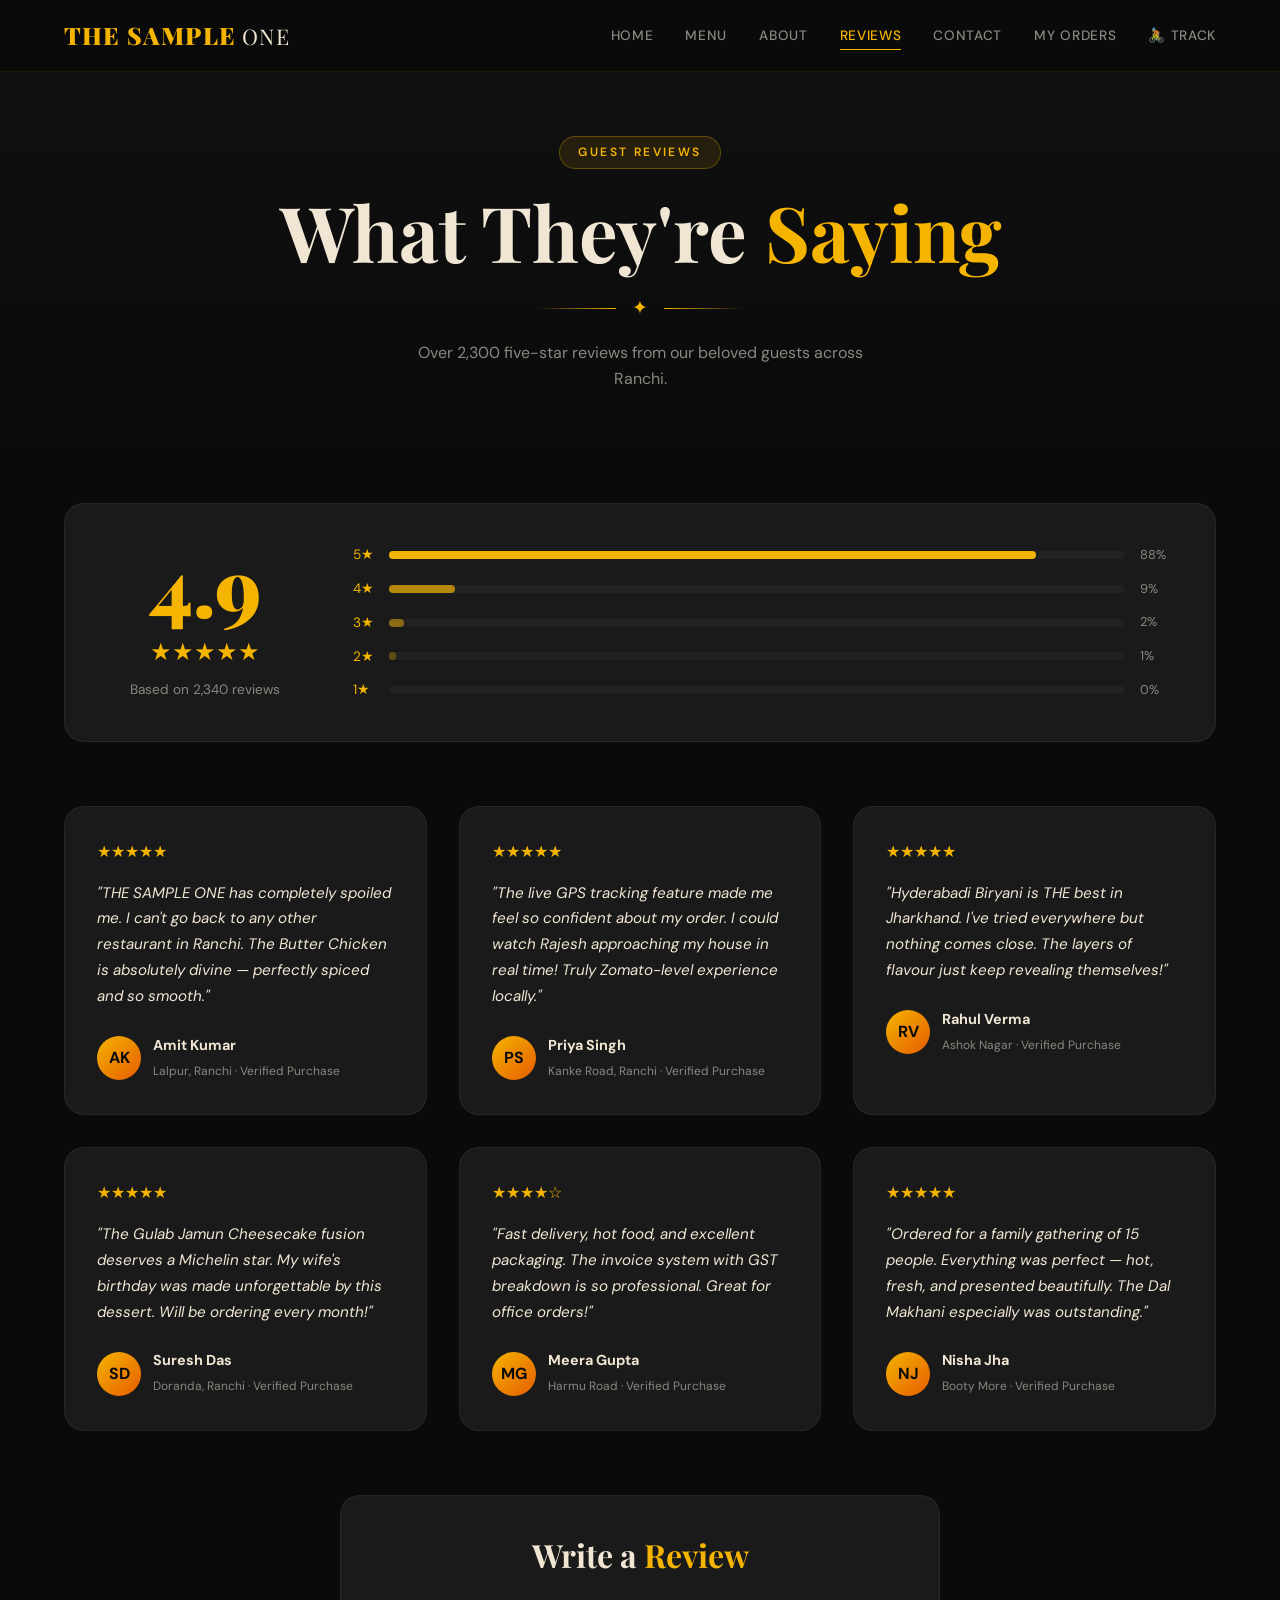
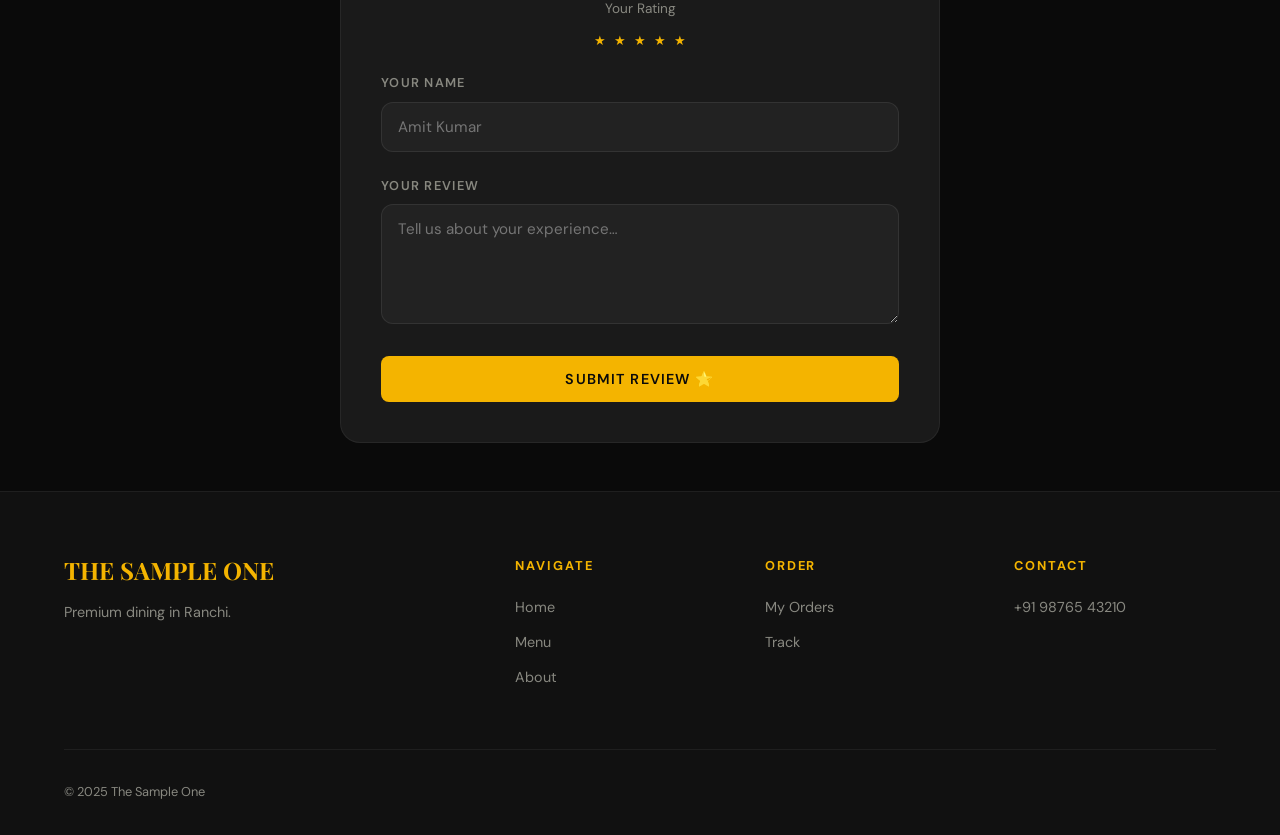
<file: reviews.html>
<!DOCTYPE html>
<html lang="en">
<head>
  <meta charset="UTF-8" /><meta name="viewport" content="width=device-width, initial-scale=1.0" />
  <title>Reviews — THE SAMPLE ONE</title>
  <link rel="stylesheet" href="style.css" />
</head>
<body>
<nav class="navbar">
  <a href="index.html" class="nav-logo">THE SAMPLE <span>ONE</span></a>
  <div class="nav-links">
    <a href="index.html">Home</a><a href="menu.html">Menu</a>
    <a href="about.html">About</a><a href="reviews.html" class="active">Reviews</a>
    <a href="contact.html">Contact</a><a href="orders.html">My Orders</a>
    <a href="tracking.html">🚴 Track</a>
  </div>
  <button class="hamburger" id="hamburger"><span></span><span></span><span></span></button>
</nav>
<div class="mobile-menu" id="mobile-menu">
  <a href="index.html">Home</a><a href="menu.html">Menu</a><a href="reviews.html">Reviews</a><a href="contact.html">Contact</a>
</div>

<div class="page-hero">
  <span class="tag">Guest Reviews</span>
  <h1>What They're <span class="gold">Saying</span></h1>
  <div class="divider"><span class="divider-icon">✦</span></div>
  <p>Over 2,300 five-star reviews from our beloved guests across Ranchi.</p>
</div>

<!-- RATING SUMMARY -->
<section style="padding:3rem 5%">
  <div class="container">
    <div style="display:grid;grid-template-columns:200px 1fr;gap:3rem;align-items:center;background:var(--dark2);border:1px solid rgba(255,255,255,.06);border-radius:var(--radius-lg);padding:2.5rem;margin-bottom:4rem">
      <div style="text-align:center">
        <div style="font-family:var(--font-display);font-size:5rem;font-weight:900;color:var(--gold);line-height:1">4.9</div>
        <div style="color:var(--gold);font-size:1.5rem;margin:.5rem 0">★★★★★</div>
        <p style="font-size:.85rem">Based on 2,340 reviews</p>
      </div>
      <div style="display:flex;flex-direction:column;gap:.75rem">
        <div style="display:flex;align-items:center;gap:1rem">
          <span style="color:var(--gold);font-size:.85rem;width:20px">5★</span>
          <div style="flex:1;background:var(--dark3);border-radius:4px;height:8px"><div style="width:88%;height:100%;background:var(--gold);border-radius:4px"></div></div>
          <span style="font-size:.8rem;color:var(--muted);width:35px">88%</span>
        </div>
        <div style="display:flex;align-items:center;gap:1rem">
          <span style="color:var(--gold);font-size:.85rem;width:20px">4★</span>
          <div style="flex:1;background:var(--dark3);border-radius:4px;height:8px"><div style="width:9%;height:100%;background:var(--gold);border-radius:4px;opacity:.7"></div></div>
          <span style="font-size:.8rem;color:var(--muted);width:35px">9%</span>
        </div>
        <div style="display:flex;align-items:center;gap:1rem">
          <span style="color:var(--gold);font-size:.85rem;width:20px">3★</span>
          <div style="flex:1;background:var(--dark3);border-radius:4px;height:8px"><div style="width:2%;height:100%;background:var(--gold);border-radius:4px;opacity:.5"></div></div>
          <span style="font-size:.8rem;color:var(--muted);width:35px">2%</span>
        </div>
        <div style="display:flex;align-items:center;gap:1rem">
          <span style="color:var(--gold);font-size:.85rem;width:20px">2★</span>
          <div style="flex:1;background:var(--dark3);border-radius:4px;height:8px"><div style="width:1%;height:100%;background:var(--gold);border-radius:4px;opacity:.3"></div></div>
          <span style="font-size:.8rem;color:var(--muted);width:35px">1%</span>
        </div>
        <div style="display:flex;align-items:center;gap:1rem">
          <span style="color:var(--gold);font-size:.85rem;width:20px">1★</span>
          <div style="flex:1;background:var(--dark3);border-radius:4px;height:8px"><div style="width:0%;height:100%;background:var(--gold);border-radius:4px;opacity:.2"></div></div>
          <span style="font-size:.8rem;color:var(--muted);width:35px">0%</span>
        </div>
      </div>
    </div>

    <div class="reviews-grid">
      <div class="review-card"><div class="review-stars">★★★★★</div><p class="review-text">"THE SAMPLE ONE has completely spoiled me. I can't go back to any other restaurant in Ranchi. The Butter Chicken is absolutely divine — perfectly spiced and so smooth."</p><div class="reviewer"><div class="reviewer-avatar">AK</div><div class="reviewer-info"><h5>Amit Kumar</h5><span>Lalpur, Ranchi · Verified Purchase</span></div></div></div>
      <div class="review-card"><div class="review-stars">★★★★★</div><p class="review-text">"The live GPS tracking feature made me feel so confident about my order. I could watch Rajesh approaching my house in real time! Truly Zomato-level experience locally."</p><div class="reviewer"><div class="reviewer-avatar">PS</div><div class="reviewer-info"><h5>Priya Singh</h5><span>Kanke Road, Ranchi · Verified Purchase</span></div></div></div>
      <div class="review-card"><div class="review-stars">★★★★★</div><p class="review-text">"Hyderabadi Biryani is THE best in Jharkhand. I've tried everywhere but nothing comes close. The layers of flavour just keep revealing themselves!"</p><div class="reviewer"><div class="reviewer-avatar">RV</div><div class="reviewer-info"><h5>Rahul Verma</h5><span>Ashok Nagar · Verified Purchase</span></div></div></div>
      <div class="review-card"><div class="review-stars">★★★★★</div><p class="review-text">"The Gulab Jamun Cheesecake fusion deserves a Michelin star. My wife's birthday was made unforgettable by this dessert. Will be ordering every month!"</p><div class="reviewer"><div class="reviewer-avatar">SD</div><div class="reviewer-info"><h5>Suresh Das</h5><span>Doranda, Ranchi · Verified Purchase</span></div></div></div>
      <div class="review-card"><div class="review-stars">★★★★☆</div><p class="review-text">"Fast delivery, hot food, and excellent packaging. The invoice system with GST breakdown is so professional. Great for office orders!"</p><div class="reviewer"><div class="reviewer-avatar">MG</div><div class="reviewer-info"><h5>Meera Gupta</h5><span>Harmu Road · Verified Purchase</span></div></div></div>
      <div class="review-card"><div class="review-stars">★★★★★</div><p class="review-text">"Ordered for a family gathering of 15 people. Everything was perfect — hot, fresh, and presented beautifully. The Dal Makhani especially was outstanding."</p><div class="reviewer"><div class="reviewer-avatar">NJ</div><div class="reviewer-info"><h5>Nisha Jha</h5><span>Booty More · Verified Purchase</span></div></div></div>
    </div>

    <!-- WRITE REVIEW -->
    <div style="margin-top:4rem;background:var(--dark2);border:1px solid rgba(255,255,255,.06);border-radius:var(--radius-lg);padding:2.5rem;max-width:600px;margin-left:auto;margin-right:auto">
      <h3 style="margin-bottom:1.5rem;text-align:center">Write a <span class="gold">Review</span></h3>
      <form id="review-form">
        <div style="text-align:center;margin-bottom:1.5rem">
          <p style="font-size:.85rem;color:var(--muted);margin-bottom:.75rem">Your Rating</p>
          <div style="display:flex;gap:.5rem;justify-content:center;font-size:1.8rem">
            <button type="button" class="star-btn" data-val="1" style="background:none;border:none;cursor:pointer;color:var(--gold)">★</button>
            <button type="button" class="star-btn" data-val="2" style="background:none;border:none;cursor:pointer;color:var(--gold)">★</button>
            <button type="button" class="star-btn" data-val="3" style="background:none;border:none;cursor:pointer;color:var(--gold)">★</button>
            <button type="button" class="star-btn" data-val="4" style="background:none;border:none;cursor:pointer;color:var(--gold)">★</button>
            <button type="button" class="star-btn" data-val="5" style="background:none;border:none;cursor:pointer;color:var(--gold)">★</button>
          </div>
        </div>
        <div class="form-group"><label>Your Name</label><input type="text" placeholder="Amit Kumar" required /></div>
        <div class="form-group"><label>Your Review</label><textarea placeholder="Tell us about your experience…" required></textarea></div>
        <button type="submit" class="btn btn-primary btn-full">Submit Review ⭐</button>
      </form>
    </div>
  </div>
</section>

<footer>
  <div class="footer-grid">
    <div class="footer-brand"><h3>THE SAMPLE ONE</h3><p>Premium dining in Ranchi.</p></div>
    <div class="footer-col"><h5>Navigate</h5><a href="index.html">Home</a><a href="menu.html">Menu</a><a href="about.html">About</a></div>
    <div class="footer-col"><h5>Order</h5><a href="orders.html">My Orders</a><a href="tracking.html">Track</a></div>
    <div class="footer-col"><h5>Contact</h5><a href="#">+91 98765 43210</a></div>
  </div>
  <div class="footer-bottom"><p>© 2025 The Sample One</p></div>
</footer>
<button class="back-to-top">↑</button>
<script src="script.js"></script>
</body>
</html>
</file>
<file: style.css>
/* ===========================
   THE SAMPLE ONE - RANCHI
   Premium Restaurant CSS
   =========================== */

@import url('https://fonts.googleapis.com/css2?family=Playfair+Display:ital,wght@0,400;0,600;0,700;0,900;1,400;1,700&family=Cormorant+Garamond:wght@300;400;500;600&family=DM+Sans:wght@300;400;500;600&display=swap');

/* ── TOKENS ─────────────────────────────── */
:root {
  --gold:        #f4b400;
  --gold-light:  #ffd54f;
  --gold-dark:   #e65c00;
  --black:       #0a0a0a;
  --dark:        #111111;
  --dark2:       #1a1a1a;
  --dark3:       #222222;
  --glass:       rgba(255,255,255,0.05);
  --glass-border:rgba(244,180,0,0.25);
  --text:        #f0e6d3;
  --muted:       #888880;
  --white:       #ffffff;
  --radius:      12px;
  --radius-lg:   20px;
  --shadow:      0 8px 32px rgba(0,0,0,0.5);
  --shadow-gold: 0 0 30px rgba(244,180,0,0.2);
  --font-display:'Playfair Display', serif;
  --font-body:   'DM Sans', sans-serif;
  --font-accent: 'Cormorant Garamond', serif;
  --nav-h:       72px;
  --transition:  0.3s cubic-bezier(0.4,0,0.2,1);
}

/* ── RESET ───────────────────────────────── */
*, *::before, *::after { box-sizing: border-box; margin: 0; padding: 0; }
html { scroll-behavior: smooth; font-size: 16px; }
body {
  font-family: var(--font-body);
  background: var(--black);
  color: var(--text);
  line-height: 1.6;
  overflow-x: hidden;
  min-height: 100vh;
}
a { color: inherit; text-decoration: none; }
img { max-width: 100%; display: block; }
ul, ol { list-style: none; }
button, input, select, textarea { font-family: inherit; }

/* ── SCROLLBAR ───────────────────────────── */
::-webkit-scrollbar { width: 5px; }
::-webkit-scrollbar-track { background: var(--dark); }
::-webkit-scrollbar-thumb { background: var(--gold); border-radius: 3px; }

/* ── SELECTION ───────────────────────────── */
::selection { background: var(--gold); color: var(--black); }

/* ── TYPOGRAPHY ─────────────────────────── */
h1, h2, h3, h4 { font-family: var(--font-display); font-weight: 700; line-height: 1.2; }
h1 { font-size: clamp(2.5rem, 6vw, 5rem); }
h2 { font-size: clamp(2rem, 4vw, 3.5rem); }
h3 { font-size: clamp(1.4rem, 2.5vw, 2rem); }
h4 { font-size: clamp(1.1rem, 2vw, 1.4rem); }
p  { font-size: 1rem; color: var(--muted); }

.accent-text {
  font-family: var(--font-accent);
  font-style: italic;
  color: var(--gold);
  font-size: 1.2em;
}
.gold { color: var(--gold); }

/* ── SECTION HEADER ─────────────────────── */
.section-header {
  text-align: center;
  margin-bottom: 4rem;
}
.section-header .tag {
  display: inline-block;
  font-family: var(--font-body);
  font-size: 0.75rem;
  font-weight: 600;
  letter-spacing: 0.2em;
  text-transform: uppercase;
  color: var(--gold);
  background: rgba(244,180,0,0.1);
  border: 1px solid rgba(244,180,0,0.3);
  padding: 6px 18px;
  border-radius: 50px;
  margin-bottom: 1rem;
}
.section-header h2 { margin-bottom: 1rem; }
.section-header p { max-width: 500px; margin: 0 auto; }
.divider {
  display: flex;
  align-items: center;
  gap: 1rem;
  justify-content: center;
  margin: 1rem 0;
}
.divider::before,.divider::after {
  content:''; flex:1; max-width:80px; height:1px;
  background: linear-gradient(90deg, transparent, var(--gold));
}
.divider::after { background: linear-gradient(270deg, transparent, var(--gold)); }
.divider-icon { color: var(--gold); font-size: 1.2rem; }

/* ── NAVBAR ─────────────────────────────── */
.navbar {
  position: fixed; top: 0; left: 0; right: 0; z-index: 1000;
  height: var(--nav-h);
  display: flex; align-items: center;
  padding: 0 5%;
  background: rgba(10,10,10,0.85);
  backdrop-filter: blur(20px);
  border-bottom: 1px solid rgba(244,180,0,0.1);
  transition: var(--transition);
}
.navbar.scrolled {
  background: rgba(10,10,10,0.98);
  border-bottom-color: rgba(244,180,0,0.2);
  box-shadow: 0 4px 30px rgba(0,0,0,0.4);
}
.nav-logo {
  font-family: var(--font-display);
  font-size: 1.5rem;
  font-weight: 900;
  color: var(--gold);
  letter-spacing: 0.05em;
  flex: 1;
}
.nav-logo span { color: var(--text); font-weight: 300; font-size: 0.9em; }
.nav-links {
  display: flex; gap: 2rem; align-items: center;
}
.nav-links a {
  font-size: 0.85rem;
  font-weight: 500;
  letter-spacing: 0.05em;
  text-transform: uppercase;
  color: var(--muted);
  transition: var(--transition);
  position: relative;
}
.nav-links a::after {
  content: ''; position: absolute; bottom: -4px; left: 0; right: 0;
  height: 1px; background: var(--gold);
  transform: scaleX(0); transition: var(--transition);
}
.nav-links a:hover, .nav-links a.active { color: var(--gold); }
.nav-links a:hover::after, .nav-links a.active::after { transform: scaleX(1); }
.nav-user {
  display: flex; align-items: center; gap: 0.5rem;
  font-size: 0.8rem; color: var(--muted);
  margin-left: 1rem;
}
.nav-user .user-dot {
  width: 8px; height: 8px; border-radius: 50%;
  background: var(--gold);
}
.nav-cta {
  background: var(--gold); color: var(--black);
  padding: 8px 20px; border-radius: 6px;
  font-weight: 600; font-size: 0.8rem;
  text-transform: uppercase; letter-spacing: 0.05em;
  transition: var(--transition);
  border: none; cursor: pointer;
  margin-left: 1rem;
}
.nav-cta:hover { background: var(--gold-light); transform: translateY(-1px); }

/* Hamburger */
.hamburger {
  display: none; flex-direction: column; gap: 5px; cursor: pointer;
  padding: 4px; background: none; border: none;
}
.hamburger span {
  display: block; width: 24px; height: 2px;
  background: var(--gold); border-radius: 2px; transition: var(--transition);
}
.hamburger.active span:nth-child(1) { transform: rotate(45deg) translate(5px,5px); }
.hamburger.active span:nth-child(2) { opacity: 0; }
.hamburger.active span:nth-child(3) { transform: rotate(-45deg) translate(5px,-5px); }

/* Mobile Menu */
.mobile-menu {
  display: none; position: fixed; top: var(--nav-h); left: 0; right: 0;
  background: rgba(10,10,10,0.98); backdrop-filter: blur(20px);
  border-bottom: 1px solid var(--glass-border); z-index: 999;
  padding: 2rem; flex-direction: column; gap: 1.5rem;
  transform: translateY(-10px); opacity: 0; transition: var(--transition);
}
.mobile-menu.open {
  display: flex; transform: translateY(0); opacity: 1;
}
.mobile-menu a {
  font-size: 1.1rem; font-weight: 500;
  color: var(--muted); transition: var(--transition);
  padding: 0.5rem 0; border-bottom: 1px solid rgba(255,255,255,0.05);
}
.mobile-menu a:hover, .mobile-menu a.active { color: var(--gold); }

/* ── HERO ────────────────────────────────── */
.hero {
  min-height: 100vh;
  display: flex; align-items: center;
  position: relative; overflow: hidden;
  padding-top: var(--nav-h);
}
.hero-bg {
  position: absolute; inset: 0;
  background: 
    radial-gradient(ellipse at 20% 50%, rgba(244,180,0,0.08) 0%, transparent 60%),
    radial-gradient(ellipse at 80% 20%, rgba(230,92,0,0.06) 0%, transparent 50%),
    linear-gradient(135deg, #0a0a0a 0%, #111 50%, #0a0a0a 100%);
}
.hero-grid {
  position: absolute; inset: 0; opacity: 0.03;
  background-image: 
    linear-gradient(var(--gold) 1px, transparent 1px),
    linear-gradient(90deg, var(--gold) 1px, transparent 1px);
  background-size: 60px 60px;
}
.hero-content {
  position: relative; z-index: 1;
  max-width: 1200px; margin: 0 auto; padding: 0 5%;
  display: grid; grid-template-columns: 1fr 1fr; gap: 4rem; align-items: center;
}
.hero-text { animation: fadeUp 0.8s ease both; }
.hero-text .tag {
  display: inline-flex; align-items: center; gap: 8px;
  font-size: 0.75rem; font-weight: 600; letter-spacing: 0.2em;
  text-transform: uppercase; color: var(--gold);
  margin-bottom: 1.5rem;
}
.hero-text .tag::before {
  content: ''; width: 30px; height: 1px; background: var(--gold);
}
.hero-text h1 { margin-bottom: 1.5rem; }
.hero-text h1 em { font-style: italic; color: var(--gold); }
.hero-text p { font-size: 1.1rem; margin-bottom: 2rem; max-width: 460px; }
.hero-btns { display: flex; gap: 1rem; flex-wrap: wrap; }
.hero-visual {
  display: flex; justify-content: center; align-items: center;
  animation: fadeIn 1s ease both 0.3s;
}
.hero-card {
  background: var(--glass);
  border: 1px solid var(--glass-border);
  border-radius: var(--radius-lg);
  padding: 2.5rem;
  backdrop-filter: blur(20px);
  text-align: center;
  box-shadow: var(--shadow-gold);
  max-width: 360px; width: 100%;
}
.hero-card .dish-icon { font-size: 5rem; margin-bottom: 1rem; }
.hero-card h3 { color: var(--gold); margin-bottom: 0.5rem; }
.hero-card p { font-size: 0.9rem; }
.hero-stats {
  display: flex; gap: 1.5rem; margin-top: 1.5rem;
  justify-content: center;
}
.hero-stat { text-align: center; }
.hero-stat strong {
  display: block; font-family: var(--font-display);
  font-size: 1.8rem; color: var(--gold); font-weight: 700;
}
.hero-stat span { font-size: 0.75rem; color: var(--muted); }
.scroll-indicator {
  position: absolute; bottom: 2rem; left: 50%;
  transform: translateX(-50%);
  display: flex; flex-direction: column; align-items: center; gap: 0.5rem;
  color: var(--muted); font-size: 0.75rem; letter-spacing: 0.1em;
  animation: bounce 2s infinite;
}
.scroll-indicator .arrow { font-size: 1.2rem; }

/* ── BUTTONS ─────────────────────────────── */
.btn {
  display: inline-flex; align-items: center; gap: 8px;
  padding: 14px 28px; border-radius: 8px;
  font-weight: 600; font-size: 0.9rem;
  letter-spacing: 0.03em; cursor: pointer;
  transition: var(--transition); border: none;
  text-transform: uppercase; letter-spacing: 0.08em;
}
.btn-primary {
  background: var(--gold); color: var(--black);
}
.btn-primary:hover {
  background: var(--gold-light);
  transform: translateY(-2px);
  box-shadow: 0 8px 25px rgba(244,180,0,0.3);
}
.btn-outline {
  background: transparent; color: var(--gold);
  border: 1px solid var(--gold);
}
.btn-outline:hover {
  background: rgba(244,180,0,0.1);
  transform: translateY(-2px);
}
.btn-dark {
  background: var(--dark3); color: var(--text);
  border: 1px solid rgba(255,255,255,0.1);
}
.btn-dark:hover { background: var(--dark2); }
.btn-sm { padding: 9px 18px; font-size: 0.8rem; }
.btn-lg { padding: 18px 40px; font-size: 1rem; }
.btn-full { width: 100%; justify-content: center; }

/* ── GLASS CARD ──────────────────────────── */
.glass-card {
  background: var(--glass);
  border: 1px solid var(--glass-border);
  border-radius: var(--radius-lg);
  backdrop-filter: blur(20px);
  padding: 2rem;
}

/* ── SECTIONS ────────────────────────────── */
section { padding: 6rem 5%; }
.container { max-width: 1200px; margin: 0 auto; }

/* ── FEATURES ────────────────────────────── */
.features { background: var(--dark); }
.features-grid {
  display: grid; grid-template-columns: repeat(auto-fit, minmax(240px, 1fr));
  gap: 2rem;
}
.feature-card {
  background: var(--glass);
  border: 1px solid var(--glass-border);
  border-radius: var(--radius);
  padding: 2rem;
  transition: var(--transition);
  text-align: center;
}
.feature-card:hover {
  border-color: var(--gold);
  transform: translateY(-4px);
  box-shadow: var(--shadow-gold);
}
.feature-card .icon {
  width: 60px; height: 60px;
  border-radius: 50%;
  background: rgba(244,180,0,0.1);
  border: 1px solid rgba(244,180,0,0.3);
  display: flex; align-items: center; justify-content: center;
  font-size: 1.5rem; margin: 0 auto 1.5rem;
}
.feature-card h4 { color: var(--text); margin-bottom: 0.5rem; }

/* ── MENU SECTION ────────────────────────── */
.menu-filters {
  display: flex; gap: 0.75rem; flex-wrap: wrap;
  justify-content: center; margin-bottom: 3rem;
}
.filter-btn {
  background: var(--dark3); color: var(--muted);
  border: 1px solid rgba(255,255,255,0.08);
  padding: 10px 22px; border-radius: 50px;
  font-size: 0.85rem; font-weight: 500; cursor: pointer;
  transition: var(--transition); letter-spacing: 0.03em;
}
.filter-btn.active, .filter-btn:hover {
  background: var(--gold); color: var(--black);
  border-color: var(--gold);
}
.menu-grid {
  display: grid;
  grid-template-columns: repeat(auto-fill, minmax(300px, 1fr));
  gap: 2rem;
}
.menu-card {
  background: var(--dark2);
  border: 1px solid rgba(255,255,255,0.06);
  border-radius: var(--radius-lg);
  overflow: hidden;
  transition: var(--transition);
  cursor: pointer;
}
.menu-card:hover {
  border-color: rgba(244,180,0,0.4);
  transform: translateY(-6px);
  box-shadow: 0 20px 40px rgba(0,0,0,0.4), 0 0 20px rgba(244,180,0,0.1);
}
.menu-img {
  height: 200px;
  background: linear-gradient(135deg, var(--dark3), var(--dark));
  display: flex; align-items: center; justify-content: center;
  font-size: 4rem; position: relative; overflow: hidden;
}
.menu-img::after {
  content: ''; position: absolute; inset: 0;
  background: linear-gradient(0deg, rgba(0,0,0,0.5) 0%, transparent 60%);
}
.menu-badge {
  position: absolute; top: 1rem; right: 1rem; z-index: 1;
  background: var(--gold); color: var(--black);
  font-size: 0.7rem; font-weight: 700; padding: 4px 10px; border-radius: 4px;
  text-transform: uppercase; letter-spacing: 0.05em;
}
.menu-body { padding: 1.5rem; }
.menu-body h4 { color: var(--text); margin-bottom: 0.4rem; }
.menu-body p { font-size: 0.85rem; margin-bottom: 1rem; }
.menu-footer {
  display: flex; align-items: center; justify-content: space-between;
}
.price {
  font-family: var(--font-display); font-size: 1.4rem;
  font-weight: 700; color: var(--gold);
}
.add-btn {
  width: 38px; height: 38px; border-radius: 50%;
  background: var(--gold); color: var(--black);
  border: none; cursor: pointer; font-size: 1.3rem;
  display: flex; align-items: center; justify-content: center;
  transition: var(--transition); font-weight: 700;
}
.add-btn:hover {
  background: var(--gold-light);
  transform: scale(1.1) rotate(90deg);
}
.rating {
  display: flex; align-items: center; gap: 4px;
  font-size: 0.8rem; color: var(--gold);
}

/* ── CART ────────────────────────────────── */
.cart-icon {
  position: fixed; bottom: 2rem; right: 2rem; z-index: 900;
  background: var(--gold); color: var(--black);
  width: 60px; height: 60px; border-radius: 50%;
  display: flex; align-items: center; justify-content: center;
  font-size: 1.5rem; cursor: pointer; border: none;
  box-shadow: 0 4px 20px rgba(244,180,0,0.4);
  transition: var(--transition);
}
.cart-icon:hover { background: var(--gold-light); transform: scale(1.1); }
.cart-count {
  position: absolute; top: -5px; right: -5px;
  background: #ef4444; color: white;
  width: 22px; height: 22px; border-radius: 50%;
  font-size: 0.7rem; font-weight: 700;
  display: flex; align-items: center; justify-content: center;
}
.cart-sidebar {
  position: fixed; top: 0; right: -420px; bottom: 0;
  width: 400px; background: var(--dark);
  border-left: 1px solid var(--glass-border);
  z-index: 1100; transition: 0.4s cubic-bezier(0.4,0,0.2,1);
  display: flex; flex-direction: column;
  box-shadow: -10px 0 50px rgba(0,0,0,0.5);
}
.cart-sidebar.open { right: 0; }
.cart-header {
  padding: 1.5rem;
  border-bottom: 1px solid rgba(255,255,255,0.06);
  display: flex; align-items: center; justify-content: space-between;
}
.cart-header h3 { font-size: 1.2rem; color: var(--text); }
.cart-close {
  background: var(--dark3); border: none; color: var(--muted);
  width: 36px; height: 36px; border-radius: 50%; cursor: pointer;
  font-size: 1.2rem; display: flex; align-items: center; justify-content: center;
  transition: var(--transition);
}
.cart-close:hover { color: var(--gold); }
.cart-items { flex: 1; overflow-y: auto; padding: 1rem; }
.cart-item {
  display: flex; gap: 1rem; align-items: center;
  padding: 1rem; border-radius: var(--radius);
  background: var(--dark2); margin-bottom: 0.75rem;
  border: 1px solid rgba(255,255,255,0.04);
}
.cart-item-icon { font-size: 2rem; }
.cart-item-info { flex: 1; }
.cart-item-info h5 { font-size: 0.9rem; color: var(--text); margin-bottom: 2px; }
.cart-item-info span { font-size: 0.8rem; color: var(--gold); }
.cart-qty { display: flex; align-items: center; gap: 0.5rem; }
.qty-btn {
  width: 28px; height: 28px; border-radius: 50%;
  background: var(--dark3); border: 1px solid rgba(255,255,255,0.1);
  color: var(--text); cursor: pointer; font-size: 0.9rem;
  display: flex; align-items: center; justify-content: center;
  transition: var(--transition);
}
.qty-btn:hover { background: var(--gold); color: var(--black); }
.qty-val { font-weight: 600; color: var(--text); min-width: 20px; text-align: center; }
.cart-footer {
  padding: 1.5rem;
  border-top: 1px solid rgba(255,255,255,0.06);
}
.cart-total {
  display: flex; justify-content: space-between; align-items: center;
  margin-bottom: 1.5rem;
}
.cart-total span:first-child { color: var(--muted); font-size: 0.9rem; }
.cart-total strong {
  font-family: var(--font-display); font-size: 1.8rem; color: var(--gold);
}
.cart-overlay {
  display: none; position: fixed; inset: 0;
  background: rgba(0,0,0,0.6); z-index: 1050;
  backdrop-filter: blur(4px);
}
.cart-overlay.open { display: block; }

/* ── TESTIMONIALS ────────────────────────── */
.testimonials { background: var(--dark); }
.reviews-grid {
  display: grid;
  grid-template-columns: repeat(auto-fill, minmax(320px, 1fr));
  gap: 2rem;
}
.review-card {
  background: var(--dark2);
  border: 1px solid rgba(255,255,255,0.06);
  border-radius: var(--radius-lg);
  padding: 2rem;
  transition: var(--transition);
}
.review-card:hover { border-color: rgba(244,180,0,0.3); }
.review-stars { color: var(--gold); font-size: 1rem; margin-bottom: 1rem; }
.review-text {
  font-size: 0.95rem; color: var(--text); margin-bottom: 1.5rem;
  line-height: 1.7; font-style: italic;
}
.reviewer {
  display: flex; align-items: center; gap: 0.75rem;
}
.reviewer-avatar {
  width: 44px; height: 44px; border-radius: 50%;
  background: linear-gradient(135deg, var(--gold), var(--gold-dark));
  display: flex; align-items: center; justify-content: center;
  font-weight: 700; color: var(--black);
}
.reviewer-info h5 { font-size: 0.9rem; color: var(--text); }
.reviewer-info span { font-size: 0.75rem; color: var(--muted); }

/* ── CONTACT FORM ────────────────────────── */
.form-group { margin-bottom: 1.5rem; }
.form-group label {
  display: block; font-size: 0.8rem; font-weight: 600;
  text-transform: uppercase; letter-spacing: 0.1em;
  color: var(--muted); margin-bottom: 0.5rem;
}
.form-group input, .form-group textarea, .form-group select {
  width: 100%; background: var(--dark3);
  border: 1px solid rgba(255,255,255,0.08);
  border-radius: var(--radius); padding: 14px 16px;
  color: var(--text); font-size: 0.95rem;
  transition: var(--transition);
}
.form-group input:focus, .form-group textarea:focus, .form-group select:focus {
  outline: none; border-color: var(--gold);
  box-shadow: 0 0 0 3px rgba(244,180,0,0.1);
}
.form-group textarea { resize: vertical; min-height: 120px; }
.form-group select option { background: var(--dark2); }

/* ── ABOUT ───────────────────────────────── */
.about-grid {
  display: grid; grid-template-columns: 1fr 1fr; gap: 5rem; align-items: center;
}
.about-visual {
  position: relative;
}
.about-visual .main-img {
  border-radius: var(--radius-lg);
  background: linear-gradient(135deg, var(--dark2), var(--dark3));
  height: 450px;
  display: flex; align-items: center; justify-content: center;
  font-size: 6rem;
  border: 1px solid var(--glass-border);
}
.about-badge {
  position: absolute; bottom: -1.5rem; right: -1.5rem;
  background: var(--gold); color: var(--black);
  padding: 1.5rem; border-radius: var(--radius);
  text-align: center;
  box-shadow: 0 8px 30px rgba(244,180,0,0.3);
}
.about-badge strong { display: block; font-size: 2rem; font-weight: 900; line-height: 1; }
.about-badge span { font-size: 0.75rem; font-weight: 600; text-transform: uppercase; }
.about-text .tag {
  display: inline-block;
  font-size: 0.75rem; font-weight: 600; letter-spacing: 0.2em;
  text-transform: uppercase; color: var(--gold);
  background: rgba(244,180,0,0.1); border: 1px solid rgba(244,180,0,0.3);
  padding: 6px 18px; border-radius: 50px; margin-bottom: 1rem;
}
.about-text h2 { margin-bottom: 1.5rem; }
.about-text p { margin-bottom: 1rem; }
.about-values {
  display: grid; grid-template-columns: 1fr 1fr; gap: 1rem; margin-top: 2rem;
}
.value-item {
  display: flex; align-items: flex-start; gap: 0.75rem;
}
.value-icon {
  color: var(--gold); font-size: 1.2rem; margin-top: 2px; flex-shrink: 0;
}
.value-item h5 { font-size: 0.9rem; color: var(--text); margin-bottom: 2px; }
.value-item p { font-size: 0.8rem; }

/* ── ORDERS TABLE ────────────────────────── */
.orders-table-wrap { overflow-x: auto; }
.orders-table {
  width: 100%; border-collapse: collapse;
}
.orders-table th {
  background: var(--dark3); color: var(--gold);
  font-size: 0.75rem; font-weight: 600;
  text-transform: uppercase; letter-spacing: 0.1em;
  padding: 1rem 1.5rem; text-align: left;
  border-bottom: 1px solid rgba(255,255,255,0.06);
}
.orders-table td {
  padding: 1rem 1.5rem;
  border-bottom: 1px solid rgba(255,255,255,0.04);
  font-size: 0.9rem; vertical-align: middle;
}
.orders-table tr:hover td { background: rgba(255,255,255,0.02); }
.status-badge {
  display: inline-flex; align-items: center; gap: 6px;
  padding: 5px 12px; border-radius: 50px;
  font-size: 0.75rem; font-weight: 600; text-transform: uppercase;
  letter-spacing: 0.05em;
}
.status-placed    { background: rgba(59,130,246,0.15); color: #60a5fa; }
.status-preparing { background: rgba(251,191,36,0.15); color: #fbbf24; }
.status-picked    { background: rgba(139,92,246,0.15); color: #a78bfa; }
.status-delivery  { background: rgba(244,180,0,0.15);  color: var(--gold); }
.status-near      { background: rgba(34,197,94,0.15);  color: #4ade80; }
.status-delivered { background: rgba(34,197,94,0.2);   color: #22c55e; }
.status-cancelled { background: rgba(239,68,68,0.15);  color: #f87171; }

/* ── TRACKING PAGE ───────────────────────── */
.tracking-page { padding-top: var(--nav-h); min-height: 100vh; }
.tracking-header {
  background: var(--dark);
  border-bottom: 1px solid rgba(255,255,255,0.06);
  padding: 2rem 5%;
}
.tracking-header h2 { font-size: 1.8rem; }
.order-id-tag {
  font-family: var(--font-body); font-size: 0.9rem;
  color: var(--gold); letter-spacing: 0.05em;
}
.tracking-layout {
  display: grid;
  grid-template-columns: 380px 1fr;
  min-height: calc(100vh - var(--nav-h) - 120px);
}
.tracking-panel {
  background: var(--dark); border-right: 1px solid rgba(255,255,255,0.06);
  padding: 2rem; overflow-y: auto;
}
.map-container { position: relative; background: var(--dark2); }
#delivery-map { width: 100%; height: 100%; min-height: 500px; }

/* Status Steps */
.status-steps { margin: 2rem 0; }
.status-step {
  display: flex; gap: 1rem; align-items: flex-start;
  margin-bottom: 0;
}
.step-connector {
  display: flex; flex-direction: column; align-items: center;
}
.step-dot {
  width: 36px; height: 36px; border-radius: 50%;
  border: 2px solid rgba(255,255,255,0.1);
  display: flex; align-items: center; justify-content: center;
  font-size: 0.9rem; flex-shrink: 0;
  transition: all 0.5s ease;
  background: var(--dark3); color: var(--muted);
}
.step-line {
  width: 2px; flex: 1; min-height: 30px;
  background: rgba(255,255,255,0.08);
  transition: background 0.5s ease;
  margin: 4px 0;
}
.status-step.done .step-dot {
  background: var(--gold); border-color: var(--gold);
  color: var(--black);
}
.status-step.done .step-line { background: var(--gold); }
.status-step.active .step-dot {
  background: transparent; border-color: var(--gold);
  color: var(--gold);
  box-shadow: 0 0 15px rgba(244,180,0,0.4);
  animation: pulse-step 1.5s infinite;
}
.step-content { padding-bottom: 1.5rem; }
.step-content h5 { font-size: 0.9rem; color: var(--text); font-weight: 600; margin-bottom: 2px; }
.step-content p { font-size: 0.8rem; color: var(--muted); }
.step-time { font-size: 0.75rem; color: var(--gold); margin-top: 2px; }

/* ETA Card */
.eta-card {
  background: linear-gradient(135deg, rgba(244,180,0,0.1), rgba(244,180,0,0.05));
  border: 1px solid rgba(244,180,0,0.3);
  border-radius: var(--radius);
  padding: 1.5rem; text-align: center; margin-bottom: 1.5rem;
}
.eta-time {
  font-family: var(--font-display); font-size: 3rem;
  font-weight: 900; color: var(--gold); line-height: 1;
}
.eta-label { font-size: 0.8rem; color: var(--muted); margin-top: 0.25rem; }

/* Map Loader */
.map-loader {
  position: absolute; inset: 0;
  background: var(--dark2);
  display: flex; flex-direction: column;
  align-items: center; justify-content: center; gap: 1rem; z-index: 5;
}
.map-loader.hidden { display: none; }
.loader-ring {
  width: 50px; height: 50px; border-radius: 50%;
  border: 3px solid rgba(255,255,255,0.1);
  border-top-color: var(--gold);
  animation: spin 0.8s linear infinite;
}
.map-loader p { color: var(--muted); font-size: 0.9rem; }

/* Distance info */
.delivery-info {
  display: grid; grid-template-columns: 1fr 1fr; gap: 1rem;
  margin-bottom: 1.5rem;
}
.info-chip {
  background: var(--dark2);
  border: 1px solid rgba(255,255,255,0.06);
  border-radius: var(--radius); padding: 1rem;
  text-align: center;
}
.info-chip .val {
  font-family: var(--font-display); font-size: 1.4rem;
  font-weight: 700; color: var(--text);
}
.info-chip .lbl { font-size: 0.75rem; color: var(--muted); }

/* Agent info */
.agent-card {
  background: var(--dark2);
  border: 1px solid rgba(255,255,255,0.06);
  border-radius: var(--radius); padding: 1rem;
  display: flex; align-items: center; gap: 1rem;
  margin-bottom: 1.5rem;
}
.agent-avatar {
  width: 46px; height: 46px; border-radius: 50%;
  background: linear-gradient(135deg, var(--gold), var(--gold-dark));
  display: flex; align-items: center; justify-content: center;
  font-size: 1.3rem; flex-shrink: 0;
}
.agent-info h5 { font-size: 0.9rem; color: var(--text); }
.agent-info p { font-size: 0.8rem; color: var(--muted); }
.agent-status {
  margin-left: auto; display: flex; align-items: center; gap: 6px;
  font-size: 0.8rem; color: #4ade80;
}
.live-dot {
  width: 8px; height: 8px; border-radius: 50%; background: #4ade80;
  animation: live-pulse 1.5s infinite;
}

/* ── INVOICE ─────────────────────────────── */
.invoice-wrapper {
  max-width: 800px; margin: 2rem auto;
  background: var(--dark);
  border: 1px solid rgba(255,255,255,0.06);
  border-radius: var(--radius-lg); overflow: hidden;
}
.invoice-header {
  background: linear-gradient(135deg, #111, #1a1a1a);
  padding: 3rem;
  border-bottom: 1px solid rgba(255,255,255,0.06);
  display: flex; justify-content: space-between; align-items: flex-start;
}
.invoice-logo { font-family: var(--font-display); font-size: 1.8rem; color: var(--gold); }
.invoice-logo p { font-family: var(--font-body); font-size: 0.8rem; color: var(--muted); margin-top: 0.25rem; }
.invoice-meta { text-align: right; }
.invoice-meta h2 { font-size: 2rem; color: var(--text); }
.invoice-meta p { font-size: 0.85rem; color: var(--muted); }
.invoice-body { padding: 2rem 3rem; }
.invoice-parties {
  display: grid; grid-template-columns: 1fr 1fr; gap: 2rem;
  margin-bottom: 2rem;
}
.invoice-party h5 {
  font-size: 0.75rem; text-transform: uppercase; letter-spacing: 0.1em;
  color: var(--gold); margin-bottom: 0.75rem;
}
.invoice-party p { font-size: 0.9rem; color: var(--text); line-height: 1.8; }
.invoice-items { width: 100%; border-collapse: collapse; margin-bottom: 2rem; }
.invoice-items th {
  background: var(--dark3); color: var(--muted);
  font-size: 0.75rem; text-transform: uppercase; letter-spacing: 0.1em;
  padding: 0.75rem 1rem; text-align: left;
}
.invoice-items td {
  padding: 1rem; border-bottom: 1px solid rgba(255,255,255,0.04);
  font-size: 0.9rem;
}
.invoice-totals {
  background: var(--dark2); border-radius: var(--radius); padding: 1.5rem;
}
.total-row {
  display: flex; justify-content: space-between;
  padding: 0.5rem 0;
  border-bottom: 1px solid rgba(255,255,255,0.04);
  font-size: 0.9rem;
}
.total-row:last-child {
  border: none; font-size: 1.1rem; font-weight: 700;
  color: var(--gold); padding-top: 1rem; margin-top: 0.5rem;
}
.invoice-footer {
  background: var(--dark3); padding: 2rem 3rem;
  display: flex; justify-content: space-between; align-items: center;
}
.invoice-footer p { font-size: 0.85rem; color: var(--muted); }
.invoice-actions { display: flex; gap: 1rem; margin: 1.5rem 3rem; }

/* ── ADMIN PANEL ─────────────────────────── */
.admin-layout {
  display: grid; grid-template-columns: 260px 1fr; min-height: 100vh;
}
.admin-sidebar {
  background: var(--dark);
  border-right: 1px solid rgba(255,255,255,0.06);
  padding: 2rem 0;
  position: sticky; top: 0; height: 100vh;
  overflow-y: auto;
}
.admin-logo {
  padding: 0 1.5rem 2rem;
  border-bottom: 1px solid rgba(255,255,255,0.06);
  margin-bottom: 1.5rem;
}
.admin-logo h3 { font-size: 1.1rem; color: var(--gold); }
.admin-logo p { font-size: 0.75rem; color: var(--muted); }
.admin-nav { padding: 0 0.75rem; }
.admin-nav-item {
  display: flex; align-items: center; gap: 0.75rem;
  padding: 0.85rem 0.75rem; border-radius: var(--radius);
  color: var(--muted); font-size: 0.9rem; cursor: pointer;
  transition: var(--transition); margin-bottom: 0.25rem;
  border: none; background: none; width: 100%; text-align: left;
}
.admin-nav-item:hover, .admin-nav-item.active {
  background: rgba(244,180,0,0.08); color: var(--gold);
}
.admin-nav-item .nav-icon { font-size: 1.1rem; }
.admin-main { padding: 2rem; overflow-y: auto; }
.admin-main-header {
  display: flex; justify-content: space-between; align-items: center;
  margin-bottom: 2rem;
}
.admin-main-header h2 { font-size: 1.5rem; }
.stats-grid {
  display: grid; grid-template-columns: repeat(4, 1fr); gap: 1.5rem;
  margin-bottom: 2.5rem;
}
.stat-card {
  background: var(--dark2);
  border: 1px solid rgba(255,255,255,0.06);
  border-radius: var(--radius); padding: 1.5rem;
  transition: var(--transition);
}
.stat-card:hover { border-color: rgba(244,180,0,0.3); }
.stat-card .stat-icon {
  font-size: 1.5rem; margin-bottom: 0.75rem; color: var(--gold);
}
.stat-card .val {
  font-family: var(--font-display); font-size: 2rem;
  font-weight: 700; color: var(--text); line-height: 1;
}
.stat-card .lbl { font-size: 0.8rem; color: var(--muted); margin-top: 0.25rem; }
.stat-card .trend {
  font-size: 0.75rem; margin-top: 0.5rem;
  color: #4ade80;
}

/* Charts placeholder */
.chart-card {
  background: var(--dark2);
  border: 1px solid rgba(255,255,255,0.06);
  border-radius: var(--radius-lg); padding: 1.5rem;
  margin-bottom: 2rem;
}
.chart-card h4 { color: var(--text); margin-bottom: 1.5rem; }
.mini-chart { display: flex; gap: 6px; align-items: flex-end; height: 100px; }
.mini-bar {
  flex: 1; border-radius: 4px 4px 0 0;
  background: rgba(244,180,0,0.2);
  transition: var(--transition); cursor: pointer;
}
.mini-bar:hover, .mini-bar.active { background: var(--gold); }

/* ── LOGIN PAGE ──────────────────────────── */
.login-page {
  min-height: 100vh;
  display: flex; align-items: center; justify-content: center;
  background: 
    radial-gradient(ellipse at 30% 50%, rgba(244,180,0,0.05) 0%, transparent 50%),
    var(--black);
  padding: 2rem;
}
.login-card {
  background: var(--dark);
  border: 1px solid var(--glass-border);
  border-radius: var(--radius-lg);
  padding: 3rem; width: 100%; max-width: 440px;
  box-shadow: 0 20px 60px rgba(0,0,0,0.5);
  animation: fadeUp 0.6s ease both;
}
.login-logo {
  text-align: center; margin-bottom: 2rem;
}
.login-logo h2 { font-size: 1.5rem; color: var(--gold); margin-bottom: 0.25rem; }
.login-logo p { font-size: 0.85rem; color: var(--muted); }
.login-divider {
  text-align: center; position: relative; margin: 1.5rem 0;
  color: var(--muted); font-size: 0.8rem;
}
.login-divider::before, .login-divider::after {
  content: ''; position: absolute; top: 50%;
  width: calc(50% - 30px); height: 1px;
  background: rgba(255,255,255,0.08);
}
.login-divider::before { left: 0; }
.login-divider::after { right: 0; }

/* ── TOAST ───────────────────────────────── */
.toast-container {
  position: fixed; top: calc(var(--nav-h) + 1rem);
  right: 1.5rem; z-index: 9999;
  display: flex; flex-direction: column; gap: 0.75rem;
}
.toast {
  background: var(--dark2);
  border: 1px solid rgba(255,255,255,0.08);
  border-radius: var(--radius); padding: 1rem 1.5rem;
  display: flex; align-items: center; gap: 0.75rem;
  box-shadow: 0 8px 30px rgba(0,0,0,0.4);
  animation: slideInRight 0.3s ease;
  min-width: 280px; max-width: 360px;
}
.toast.success { border-left: 3px solid #4ade80; }
.toast.error   { border-left: 3px solid #f87171; }
.toast.info    { border-left: 3px solid var(--gold); }
.toast-icon { font-size: 1.2rem; }
.toast-msg { font-size: 0.9rem; color: var(--text); flex: 1; }

/* ── FOOTER ──────────────────────────────── */
footer {
  background: var(--dark);
  border-top: 1px solid rgba(255,255,255,0.06);
  padding: 4rem 5% 2rem;
}
.footer-grid {
  display: grid; grid-template-columns: 2fr 1fr 1fr 1fr; gap: 3rem;
  max-width: 1200px; margin: 0 auto 3rem;
}
.footer-brand h3 {
  font-family: var(--font-display); font-size: 1.5rem;
  color: var(--gold); margin-bottom: 1rem;
}
.footer-brand p { font-size: 0.9rem; margin-bottom: 1.5rem; }
.social-links { display: flex; gap: 0.75rem; }
.social-link {
  width: 38px; height: 38px; border-radius: 50%;
  background: var(--dark3);
  border: 1px solid rgba(255,255,255,0.08);
  display: flex; align-items: center; justify-content: center;
  font-size: 1rem; transition: var(--transition); cursor: pointer;
}
.social-link:hover { background: var(--gold); color: var(--black); border-color: var(--gold); }
.footer-col h5 {
  font-size: 0.8rem; text-transform: uppercase;
  letter-spacing: 0.15em; color: var(--gold); margin-bottom: 1.25rem;
}
.footer-col a {
  display: block; color: var(--muted); font-size: 0.9rem;
  margin-bottom: 0.75rem; transition: var(--transition);
}
.footer-col a:hover { color: var(--text); transform: translateX(4px); }
.footer-bottom {
  max-width: 1200px; margin: 0 auto;
  padding-top: 2rem; border-top: 1px solid rgba(255,255,255,0.06);
  display: flex; justify-content: space-between; align-items: center;
  flex-wrap: wrap; gap: 1rem;
}
.footer-bottom p { font-size: 0.8rem; color: var(--muted); }

/* ── BACK TO TOP ─────────────────────────── */
.back-to-top {
  position: fixed; bottom: 7rem; right: 2rem; z-index: 800;
  width: 44px; height: 44px; border-radius: 50%;
  background: var(--dark2); border: 1px solid var(--glass-border);
  color: var(--gold); display: flex; align-items: center;
  justify-content: center; cursor: pointer; font-size: 1.1rem;
  transition: var(--transition); opacity: 0; pointer-events: none;
}
.back-to-top.visible { opacity: 1; pointer-events: all; }
.back-to-top:hover { background: var(--gold); color: var(--black); transform: translateY(-3px); }

/* ── PAGE HERO ───────────────────────────── */
.page-hero {
  padding: calc(var(--nav-h) + 4rem) 5% 4rem;
  background: linear-gradient(180deg, var(--dark) 0%, var(--black) 100%);
  text-align: center;
}
.page-hero .tag {
  display: inline-block;
  font-size: 0.75rem; font-weight: 600; letter-spacing: 0.2em;
  text-transform: uppercase; color: var(--gold);
  background: rgba(244,180,0,0.1); border: 1px solid rgba(244,180,0,0.3);
  padding: 6px 18px; border-radius: 50px; margin-bottom: 1rem;
}
.page-hero p { max-width: 500px; margin: 1rem auto 0; }

/* ── ANIMATIONS ──────────────────────────── */
@keyframes fadeUp {
  from { opacity:0; transform:translateY(30px); }
  to   { opacity:1; transform:translateY(0); }
}
@keyframes fadeIn {
  from { opacity:0; } to { opacity:1; }
}
@keyframes spin {
  to { transform: rotate(360deg); }
}
@keyframes bounce {
  0%,100% { transform: translateX(-50%) translateY(0); }
  50%      { transform: translateX(-50%) translateY(8px); }
}
@keyframes pulse-step {
  0%,100% { box-shadow: 0 0 0 0 rgba(244,180,0,0.4); }
  50%      { box-shadow: 0 0 0 8px rgba(244,180,0,0); }
}
@keyframes live-pulse {
  0%,100% { opacity:1; transform:scale(1); }
  50%      { opacity:0.5; transform:scale(1.3); }
}
@keyframes slideInRight {
  from { opacity:0; transform:translateX(30px); }
  to   { opacity:1; transform:translateX(0); }
}
@keyframes shimmer {
  0% { background-position: -200% center; }
  100% { background-position: 200% center; }
}

/* ── SKELETON LOADER ─────────────────────── */
.skeleton {
  background: linear-gradient(90deg, var(--dark2) 25%, var(--dark3) 50%, var(--dark2) 75%);
  background-size: 200% 100%;
  animation: shimmer 1.5s infinite;
  border-radius: 6px;
}

/* ── RESPONSIVE ──────────────────────────── */
@media (max-width: 1024px) {
  .hero-content { grid-template-columns: 1fr; gap: 2rem; text-align: center; }
  .hero-visual { display: none; }
  .hero-btns { justify-content: center; }
  .about-grid { grid-template-columns: 1fr; }
  .about-visual { display: none; }
  .stats-grid { grid-template-columns: repeat(2, 1fr); }
  .footer-grid { grid-template-columns: 1fr 1fr; }
  .tracking-layout { grid-template-columns: 320px 1fr; }
  .admin-layout { grid-template-columns: 220px 1fr; }
}
@media (max-width: 768px) {
  .nav-links { display: none; }
  .hamburger { display: flex; }
  .nav-user, .nav-cta { display: none; }
  .hero-content { grid-template-columns: 1fr; }
  .stats-grid { grid-template-columns: 1fr 1fr; }
  .footer-grid { grid-template-columns: 1fr; gap: 2rem; }
  .tracking-layout { grid-template-columns: 1fr; }
  .tracking-panel { max-height: 60vh; }
  #delivery-map { min-height: 350px; }
  .admin-layout { grid-template-columns: 1fr; }
  .admin-sidebar { display: none; }
  .invoice-header { flex-direction: column; gap: 1.5rem; }
  .invoice-meta { text-align: left; }
  .invoice-body { padding: 1.5rem; }
  .invoice-footer { flex-direction: column; gap: 1rem; align-items: flex-start; }
  .invoice-parties { grid-template-columns: 1fr; }
  .cart-sidebar { width: 100%; right: -100%; }
  .delivery-info { grid-template-columns: 1fr 1fr; }
}
@media (max-width: 480px) {
  section { padding: 4rem 5%; }
  .menu-grid { grid-template-columns: 1fr; }
  .stats-grid { grid-template-columns: 1fr 1fr; }
  .hero-btns { flex-direction: column; align-items: center; }
  .btn { width: 100%; justify-content: center; }
}
</file>
